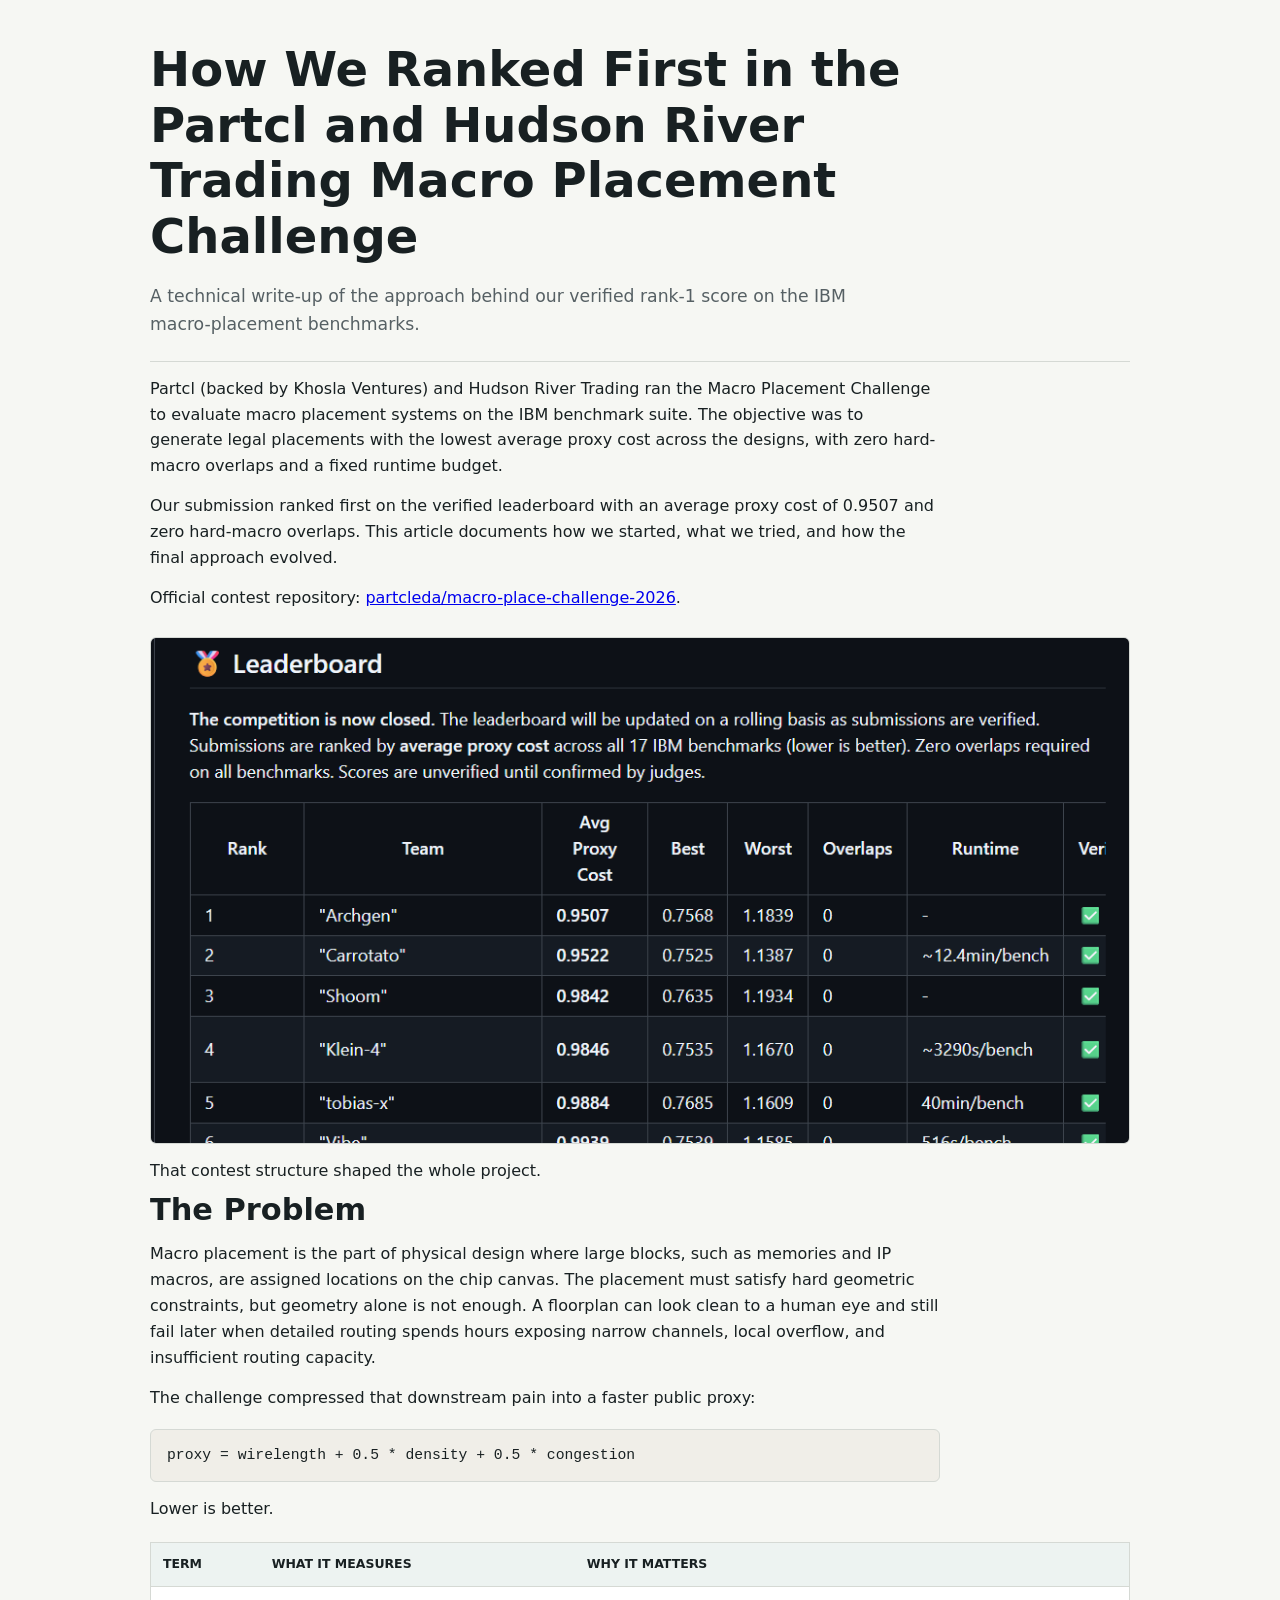
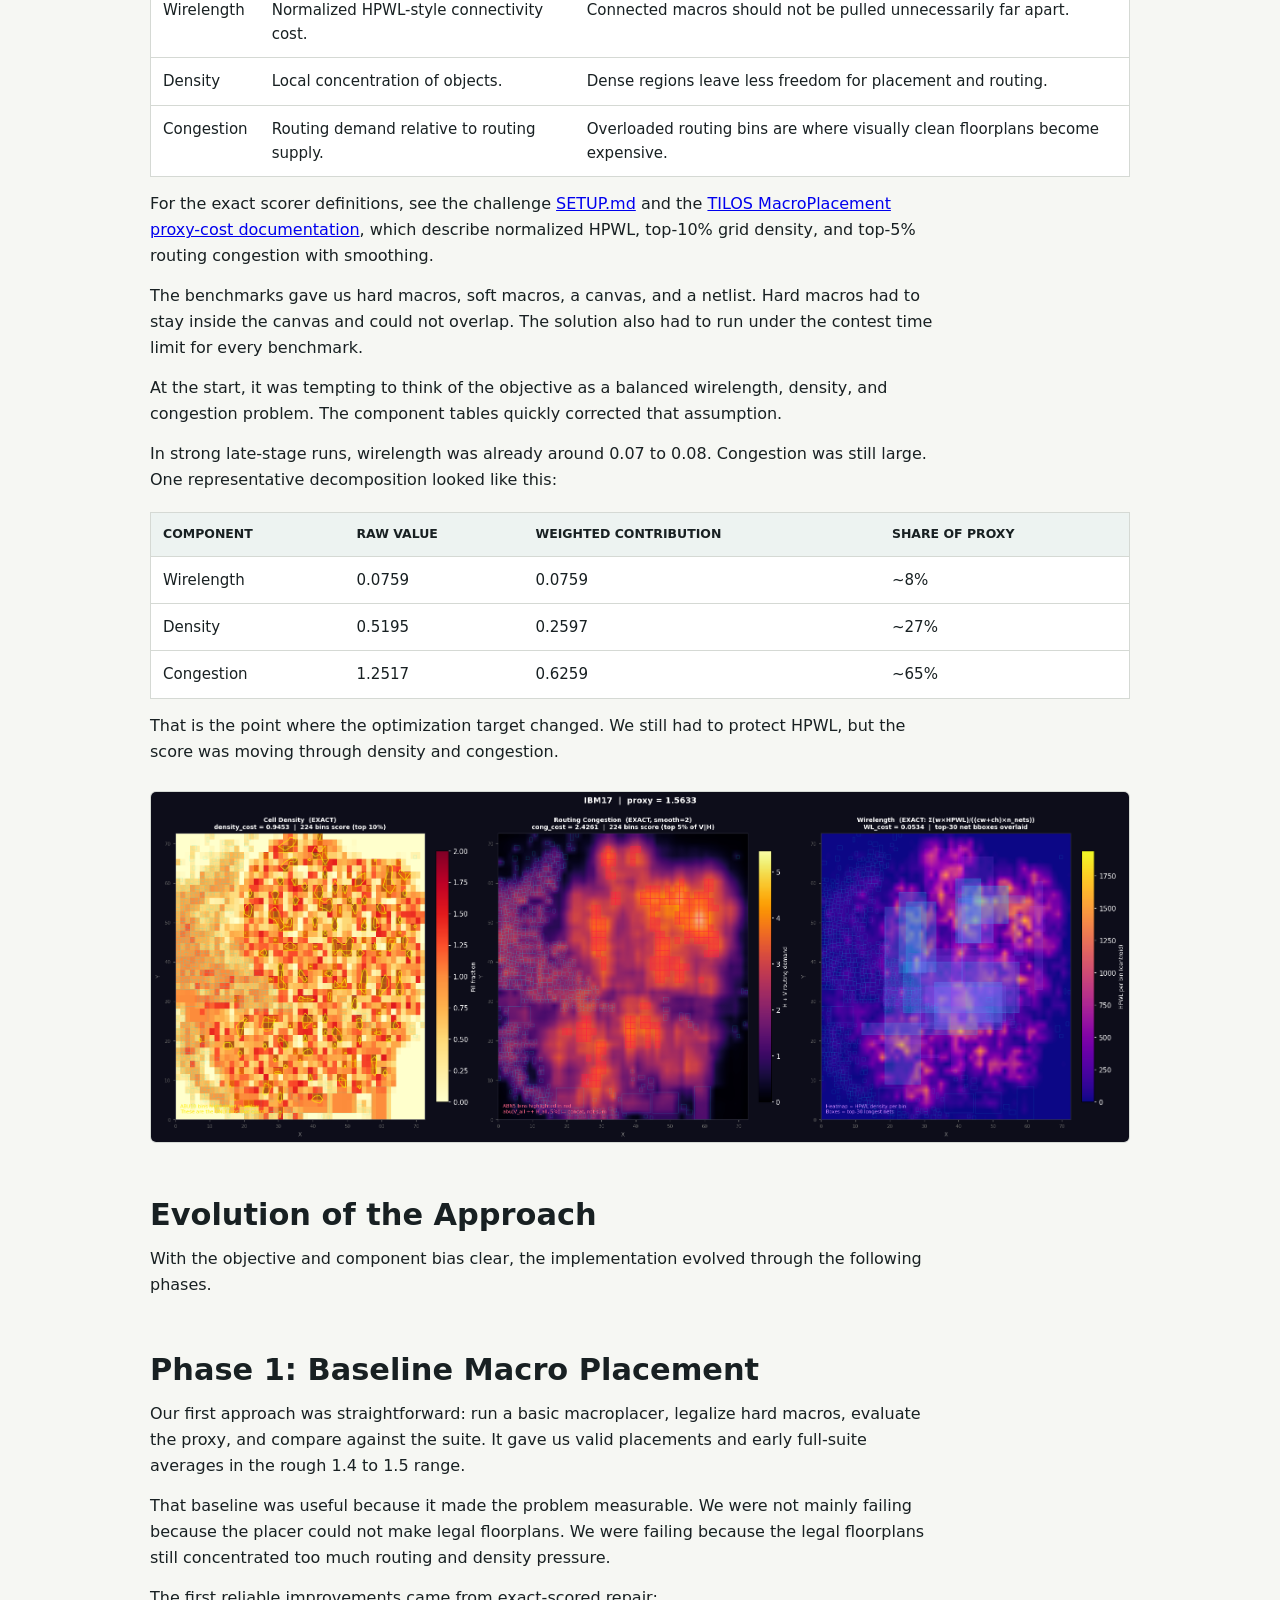
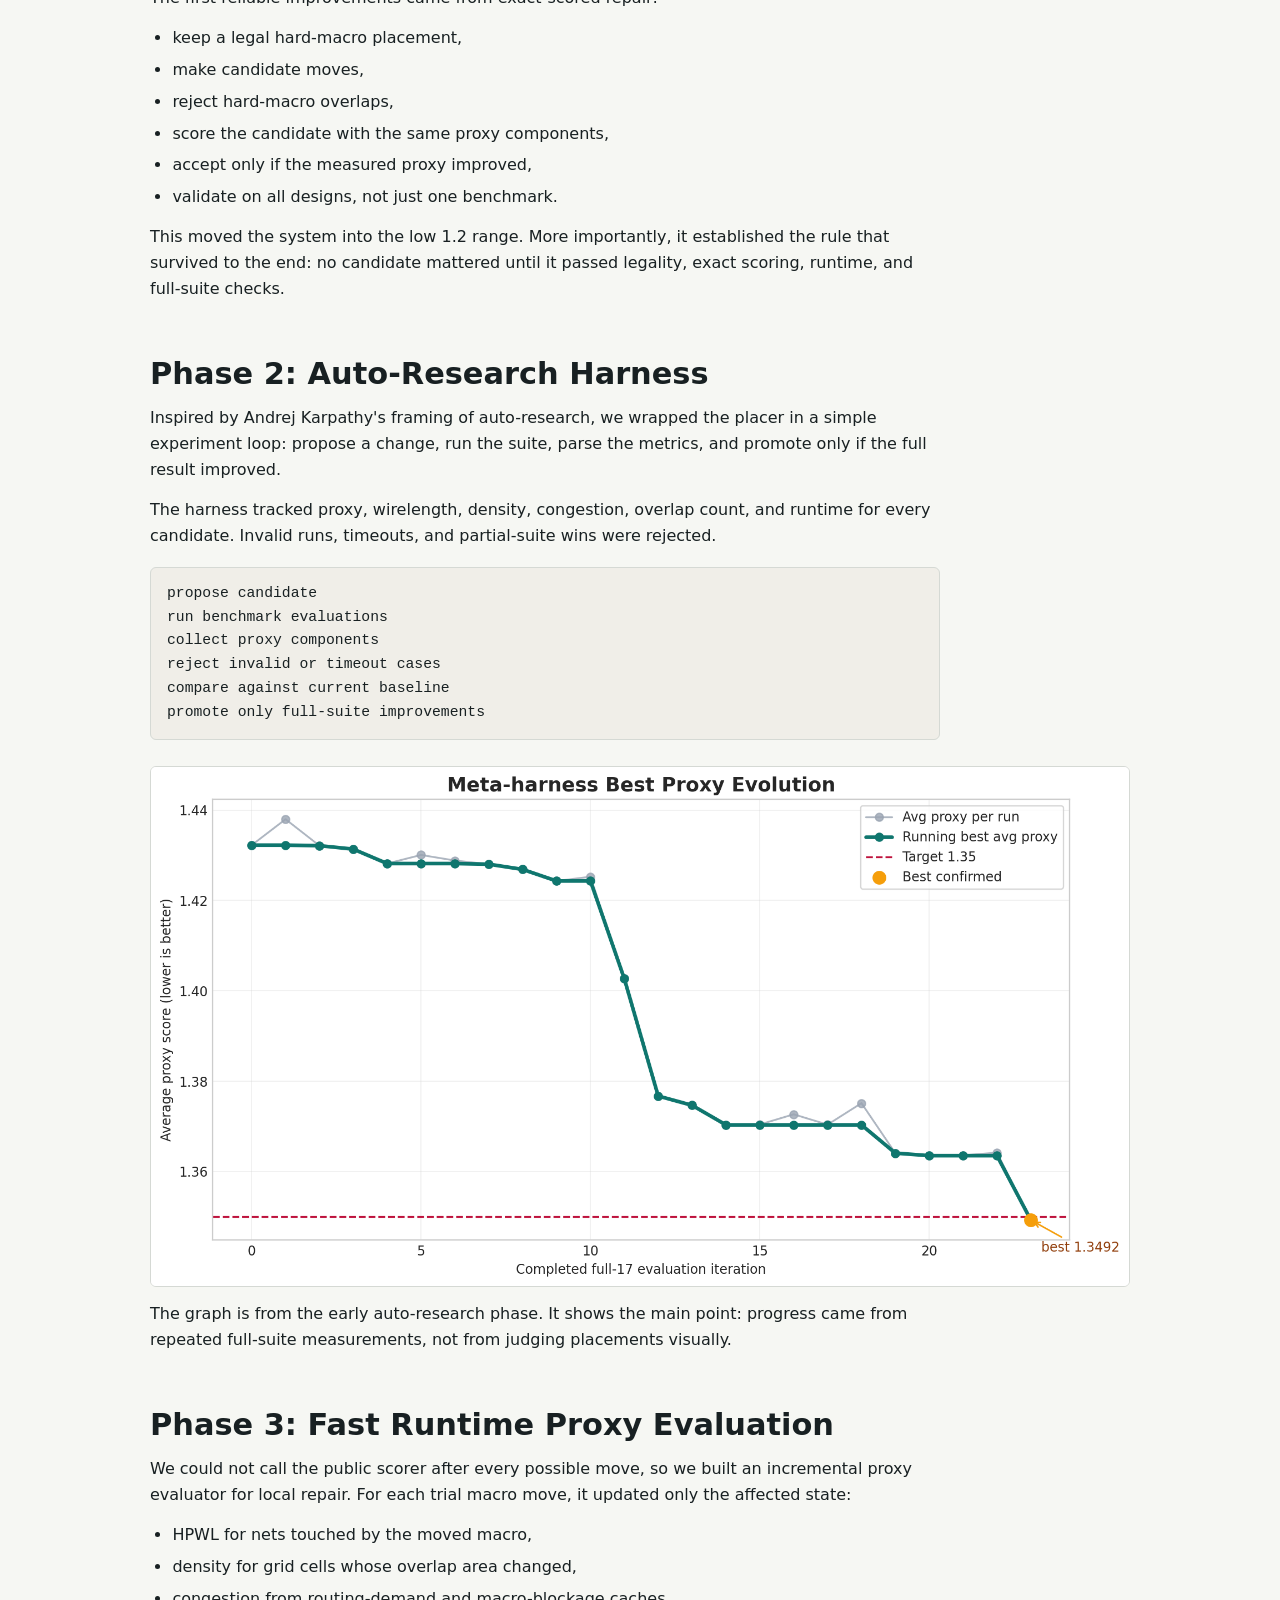
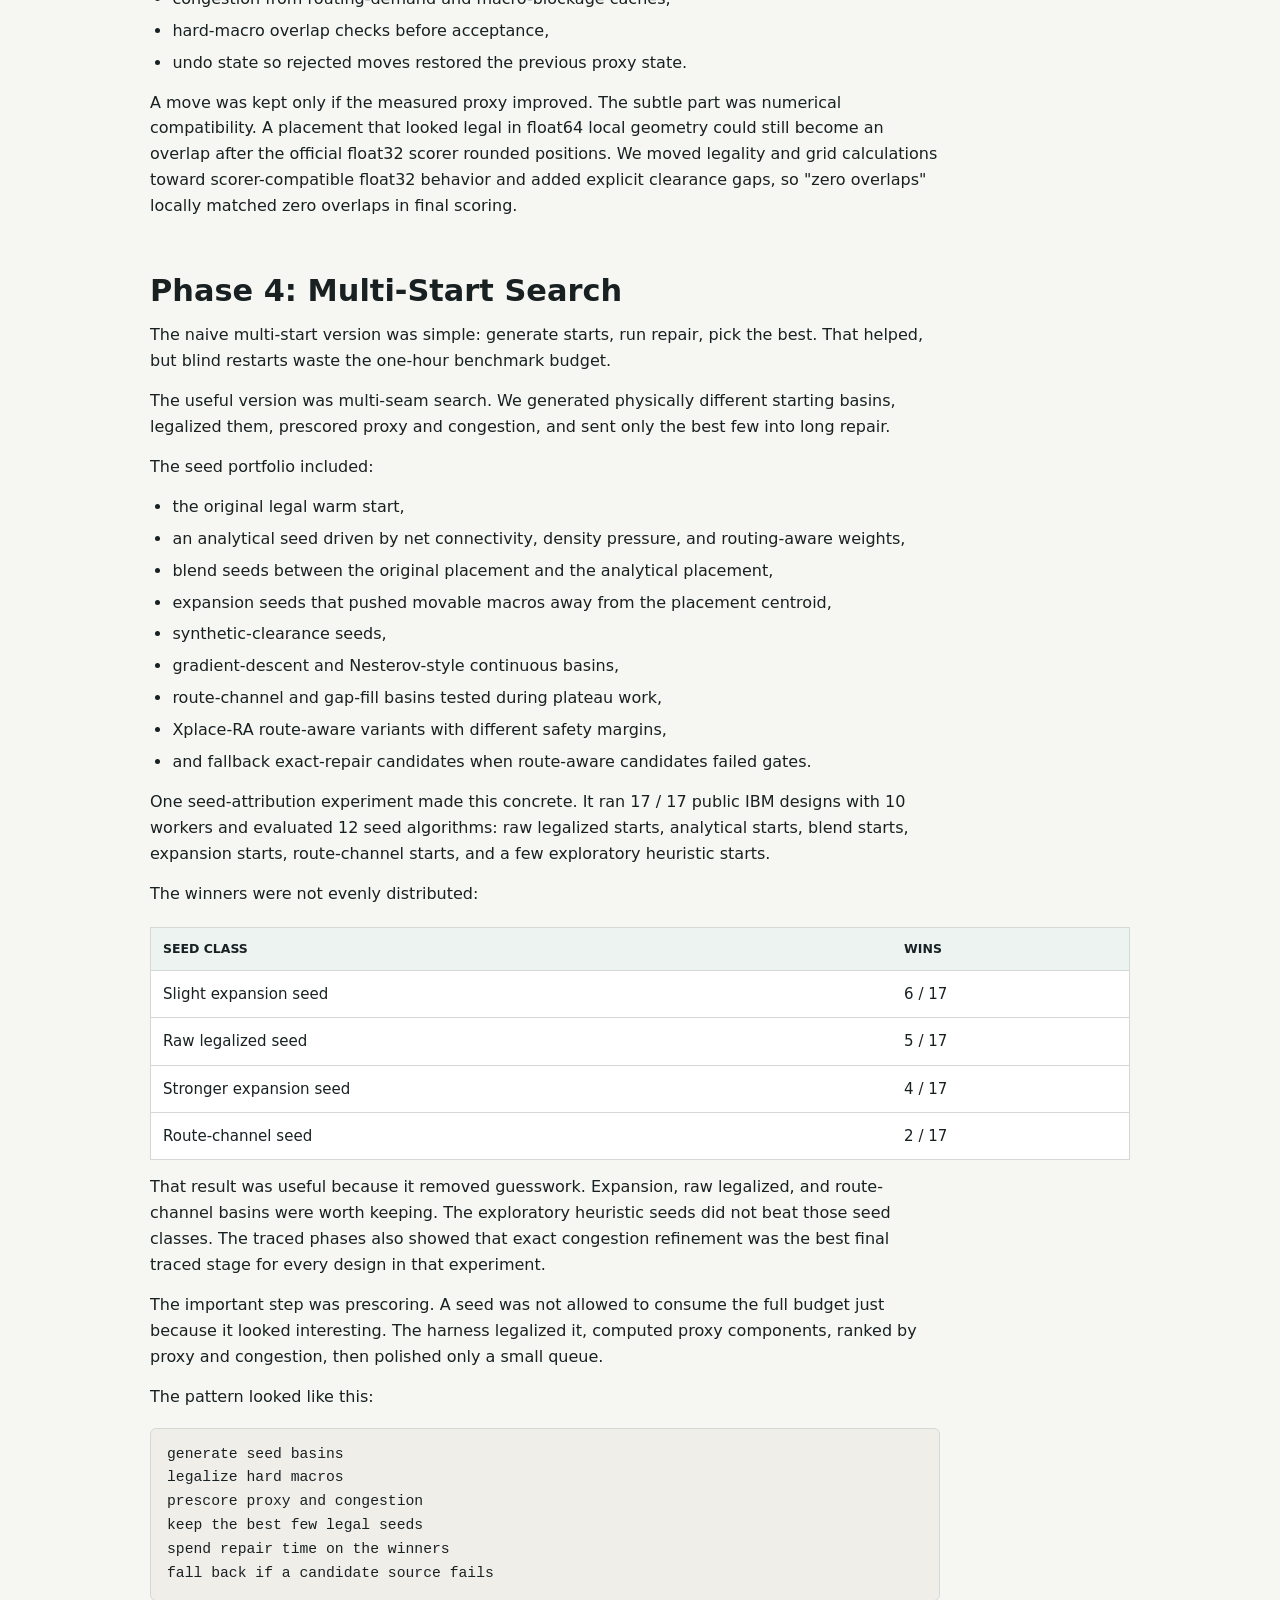
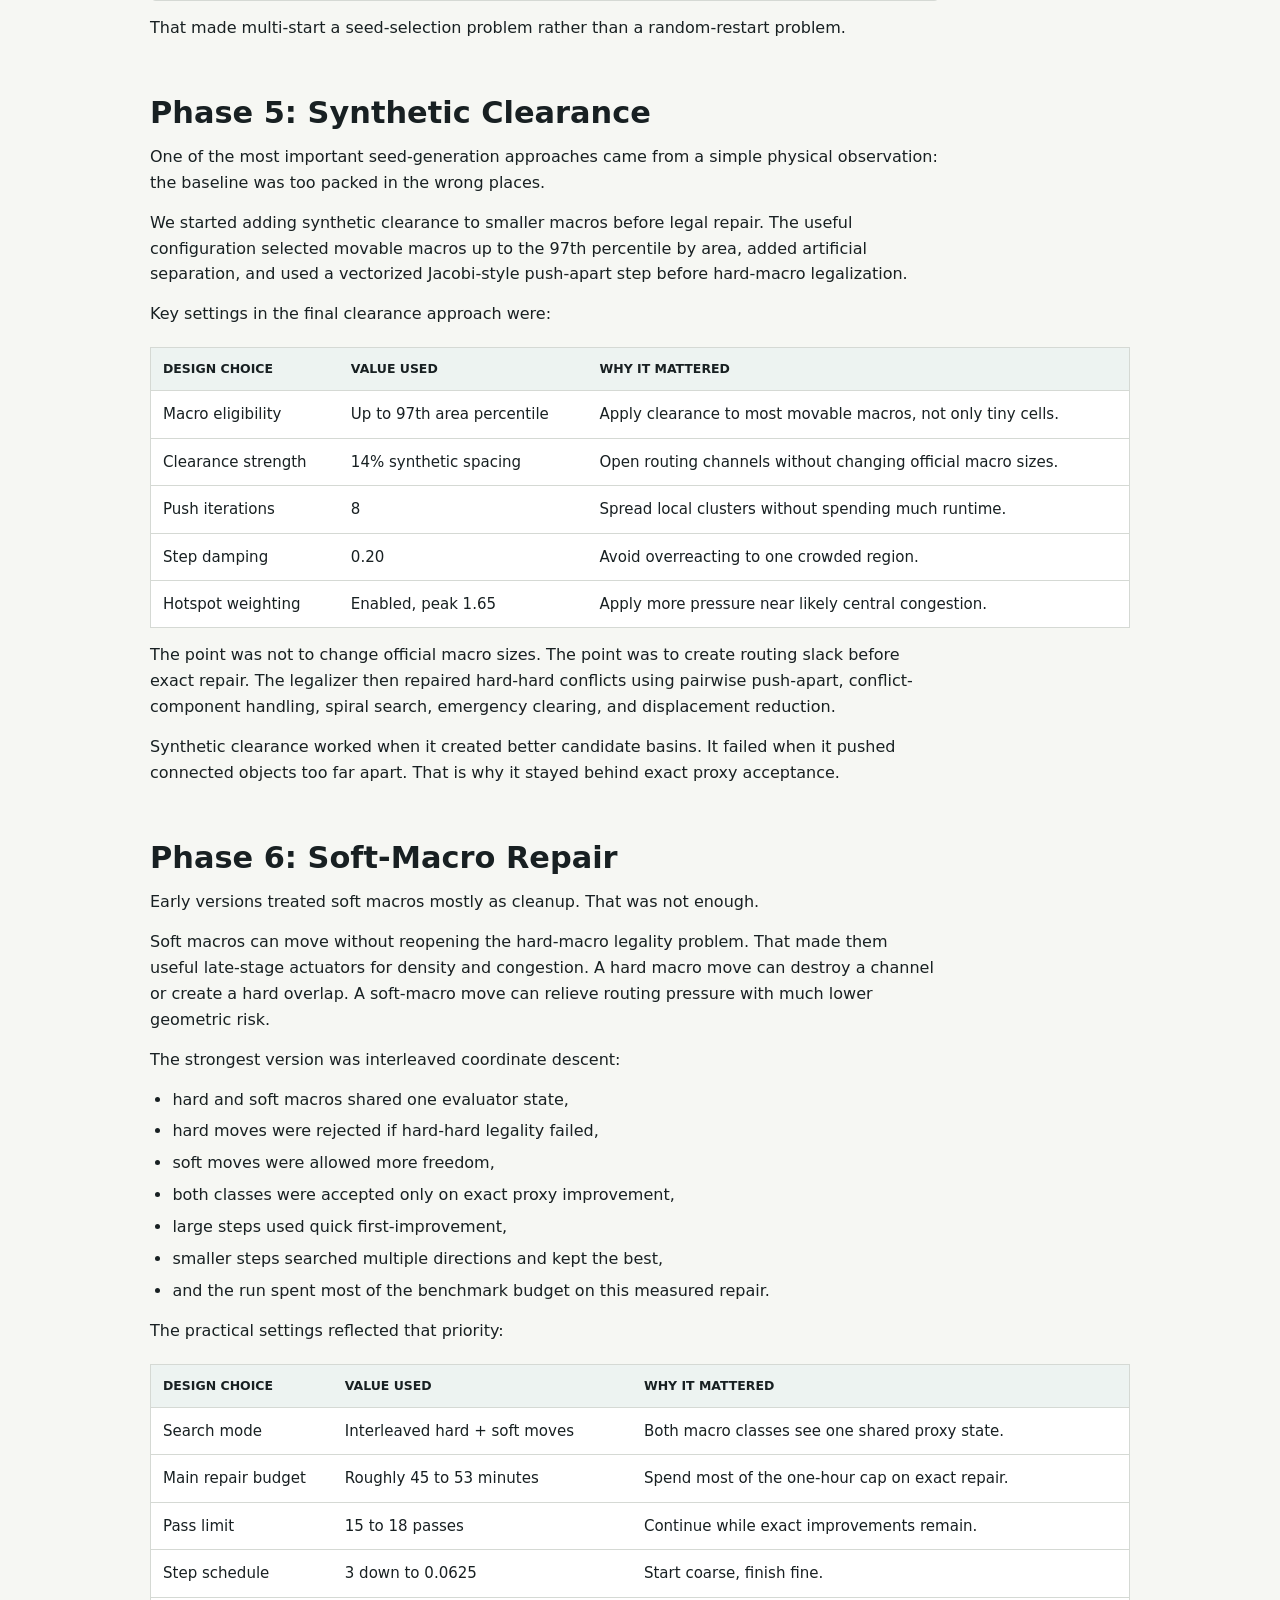
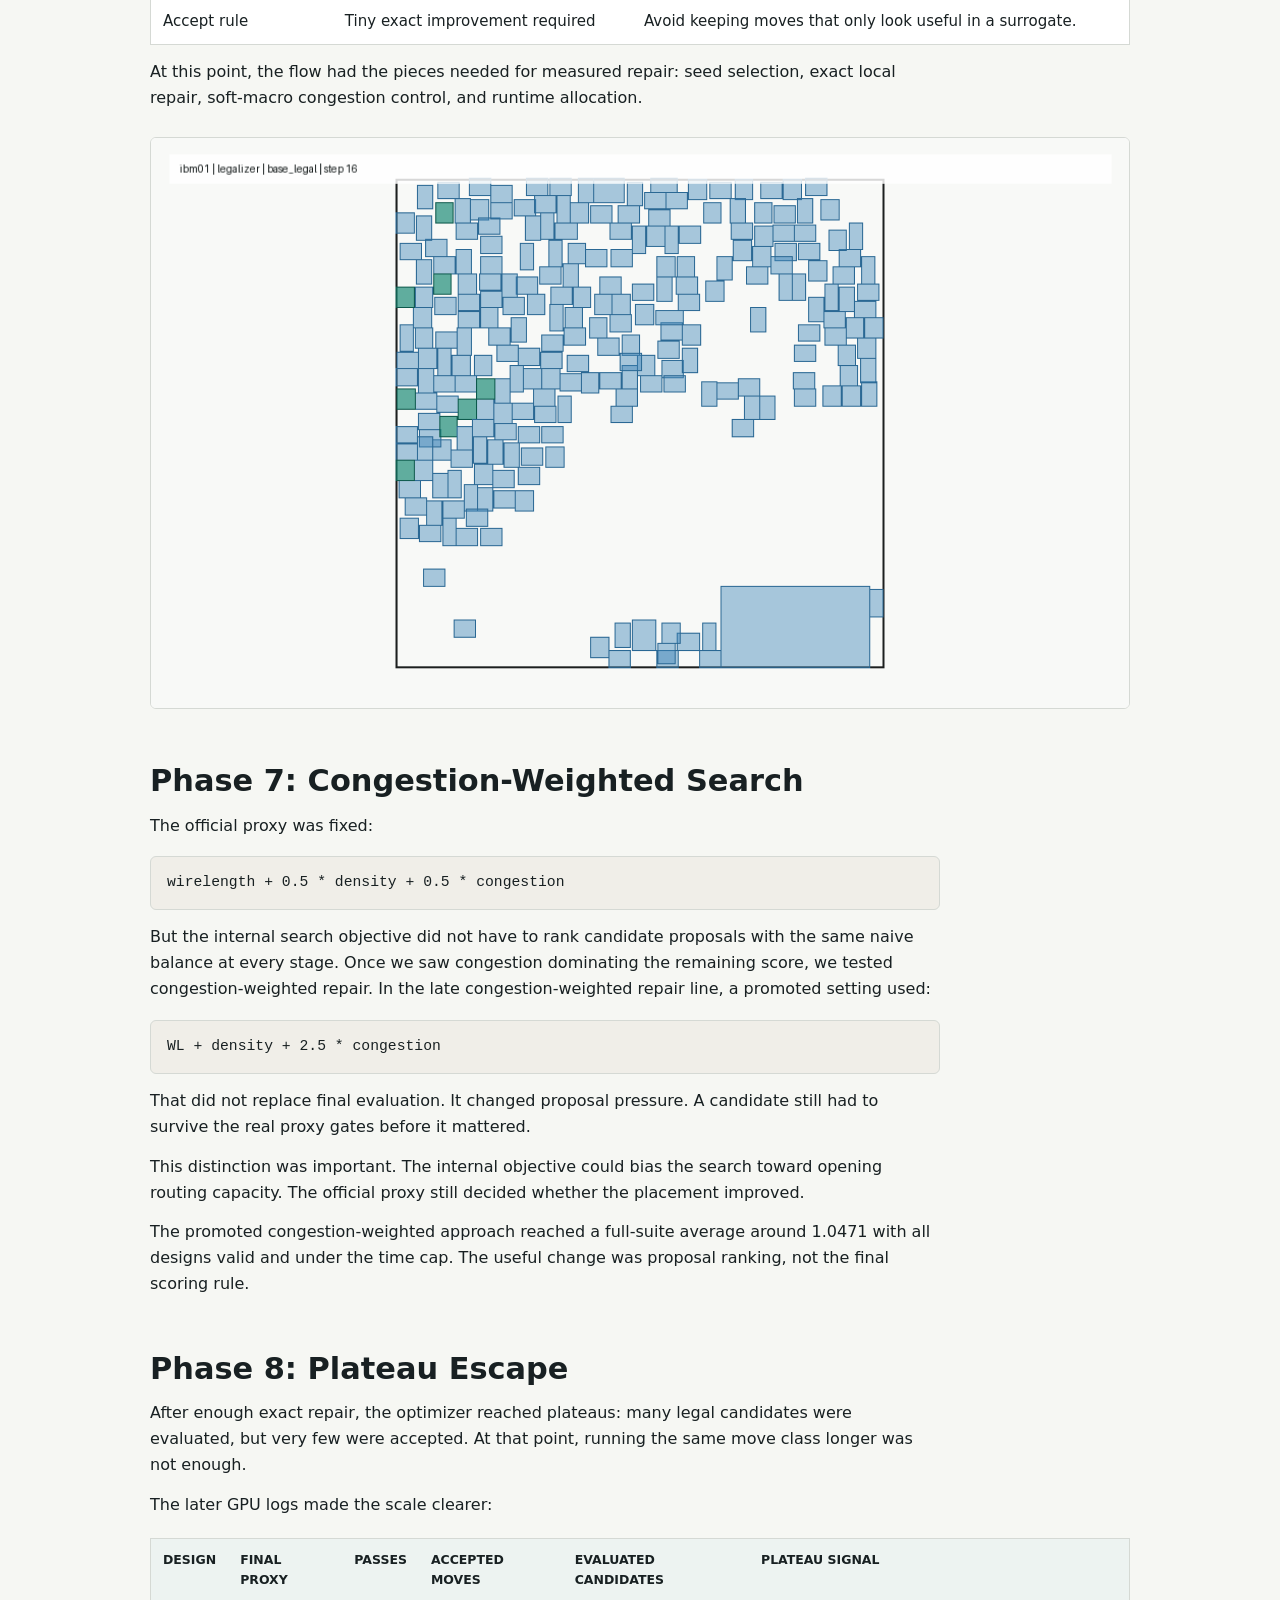
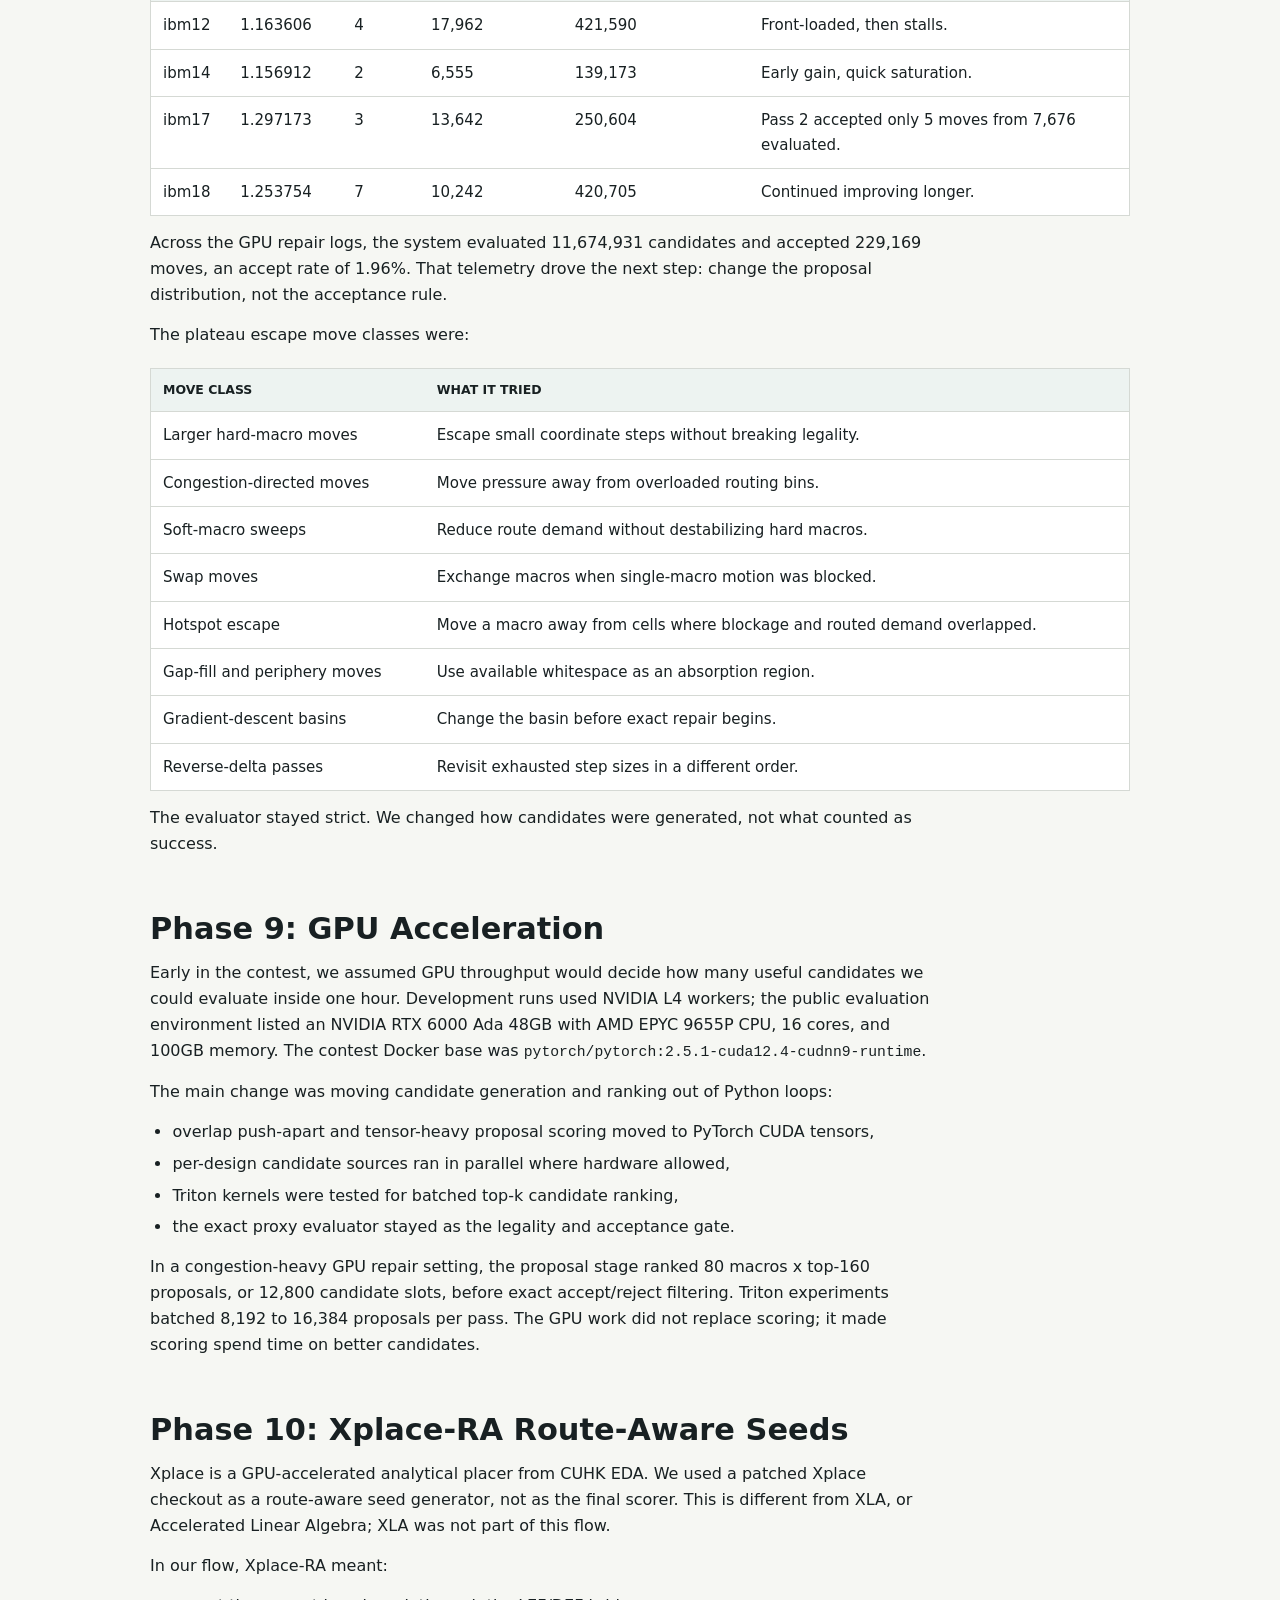
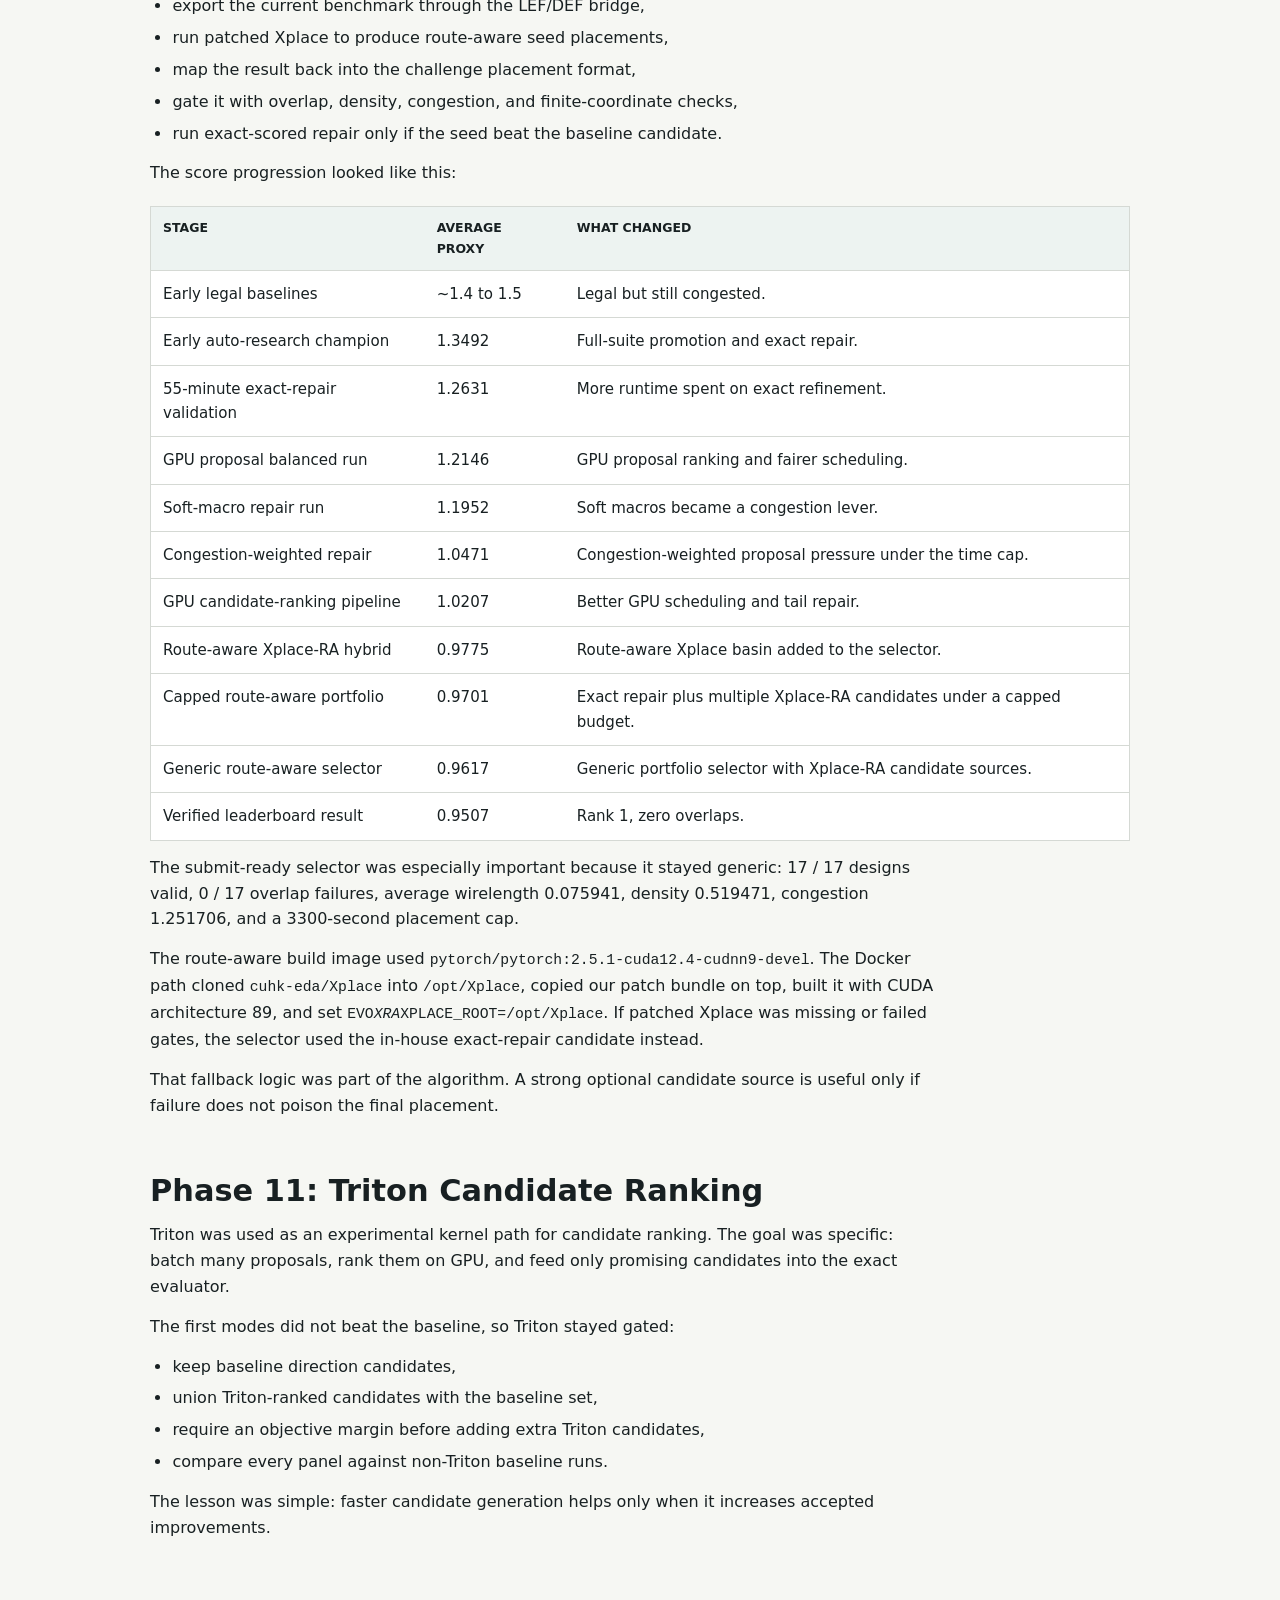
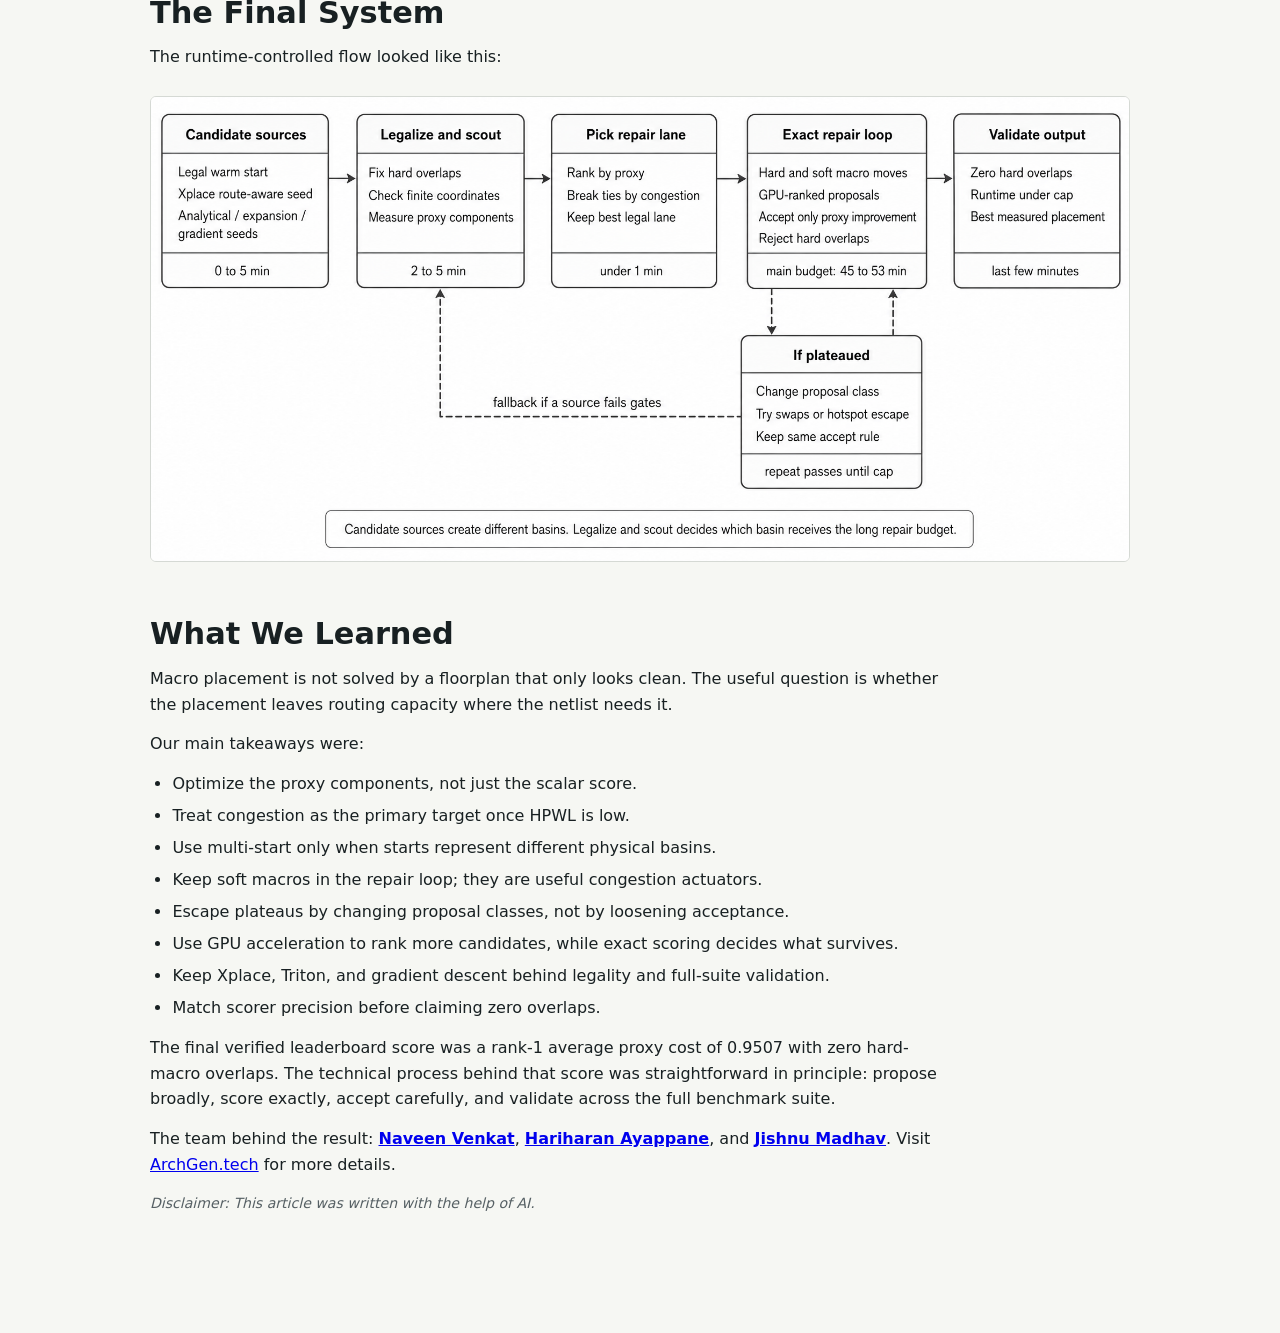
<file: index.html>
<!doctype html>
<html lang="en">
  <head>
    <meta charset="utf-8" />
    <meta name="viewport" content="width=device-width, initial-scale=1" />
    <title>Ranked First in the Partcl and Hudson River Trading Macro Placement Challenge</title>
    <meta
      name="description"
      content="A technical article on ranking first in the Partcl and Hudson River Trading Macro Placement Challenge with exact scoring, auto-research, congestion-first optimization, GPU acceleration, Xplace, and Triton."
    />
    <link rel="icon" href="data:," />
    <link rel="stylesheet" href="styles.css" />
  </head>
  <body>
    <main class="page">
      <header class="article-header">
        <h1 id="article-title">Ranked First in the Partcl and Hudson River Trading Macro Placement Challenge</h1>
        <p class="subhead" id="article-subtitle"></p>
      </header>

      <article id="article-content">
        <p>Loading article...</p>
      </article>
    </main>

    <script>
      const markdownUrl = "article.md?v=linkedin-renderfix";

      function escapeHtml(value) {
        return value
          .replaceAll("&", "&amp;")
          .replaceAll("<", "&lt;")
          .replaceAll(">", "&gt;");
      }

      function slugify(value) {
        return value
          .toLowerCase()
          .replace(/[^a-z0-9]+/g, "-")
          .replace(/^-|-$/g, "");
      }

      function renderInline(value) {
        return escapeHtml(value)
          .replace(/`([^`]+)`/g, "<code>$1</code>")
          .replace(/\*\*([^*]+)\*\*/g, "<strong>$1</strong>")
          .replace(/_([^_]+)_/g, "<em>$1</em>")
          .replace(
            /\[([^\]]+)\]\((https?:\/\/[^)\s]+)\)/g,
            '<a href="$2" target="_blank" rel="noopener noreferrer">$1</a>'
          );
      }

      function imageSrc(src) {
        return src.replace(
          /^D:\/startup\/MP-contest\/docs\/substack_assets\//,
          "substack_assets/"
        );
      }

      function renderMarkdown(markdown) {
        const lines = markdown.split(/\r?\n/);
        const titleLine = lines.find((line) => line.startsWith("# "));
        const subtitleLine = lines.find((line) => /^_.*_$/.test(line.trim()));
        const title = titleLine ? titleLine.replace(/^#\s+/, "").trim() : "Article";
        const subtitle = subtitleLine
          ? subtitleLine.trim().replace(/^_/, "").replace(/_$/, "")
          : "";
        const bodyLines = lines.slice(4);

        document.title = title;
        document.getElementById("article-title").textContent = title;
        document.getElementById("article-subtitle").textContent = subtitle;

        const blocks = [];
        let index = 0;

        while (index < bodyLines.length) {
          const line = bodyLines[index];

          if (!line.trim()) {
            index += 1;
            continue;
          }

          if (line.startsWith("## ")) {
            const text = line.replace(/^##\s+/, "").trim();
            blocks.push(`<section id="${slugify(text)}"><h2>${renderInline(text)}</h2>`);
            index += 1;
            continue;
          }

          if (line.startsWith("```")) {
            const codeLines = [];
            index += 1;
            while (index < bodyLines.length && !bodyLines[index].startsWith("```")) {
              codeLines.push(bodyLines[index]);
              index += 1;
            }
            if (index < bodyLines.length) index += 1;
            blocks.push(`<pre><code>${escapeHtml(codeLines.join("\n"))}</code></pre>`);
            continue;
          }

          if (/^!\[/.test(line)) {
            const match = line.match(/^!\[([^\]]*)\]\(([^)]+)\)/);
            if (match) {
              blocks.push(
                `<figure><img src="${imageSrc(match[2])}" alt="${escapeHtml(match[1])}" /></figure>`
              );
            }
            index += 1;
            continue;
          }

          if (
            line.includes("|") &&
            index + 1 < bodyLines.length &&
            /^\s*\|?\s*:?-{3,}/.test(bodyLines[index + 1])
          ) {
            const rows = [];
            while (
              index < bodyLines.length &&
              bodyLines[index].includes("|") &&
              bodyLines[index].trim()
            ) {
              rows.push(bodyLines[index]);
              index += 1;
            }
            const cells = rows.map((row) =>
              row
                .trim()
                .replace(/^\|/, "")
                .replace(/\|$/, "")
                .split("|")
                .map((cell) => cell.trim())
            );
            const header = cells[0] || [];
            const body = cells.slice(2);
            blocks.push(
              `<table><thead><tr>${header
                .map((cell) => `<th>${renderInline(cell)}</th>`)
                .join("")}</tr></thead><tbody>${body
                .map(
                  (row) =>
                    `<tr>${row
                      .map((cell) => `<td>${renderInline(cell)}</td>`)
                      .join("")}</tr>`
                )
                .join("")}</tbody></table>`
            );
            continue;
          }

          if (/^-\s+/.test(line)) {
            const items = [];
            while (index < bodyLines.length && /^-\s+/.test(bodyLines[index])) {
              items.push(bodyLines[index].replace(/^-\s+/, "").trim());
              index += 1;
            }
            blocks.push(`<ul>${items.map((item) => `<li>${renderInline(item)}</li>`).join("")}</ul>`);
            continue;
          }

          if (/^\d+\.\s+/.test(line)) {
            const items = [];
            while (index < bodyLines.length && /^\d+\.\s+/.test(bodyLines[index])) {
              items.push(bodyLines[index].replace(/^\d+\.\s+/, "").trim());
              index += 1;
            }
            blocks.push(`<ol>${items.map((item) => `<li>${renderInline(item)}</li>`).join("")}</ol>`);
            continue;
          }

          const paragraph = [];
          while (
            index < bodyLines.length &&
            bodyLines[index].trim() &&
            !bodyLines[index].startsWith("## ") &&
            !bodyLines[index].startsWith("```") &&
            !/^!\[/.test(bodyLines[index]) &&
            !/^-\s+/.test(bodyLines[index]) &&
            !/^\d+\.\s+/.test(bodyLines[index]) &&
            !(
              bodyLines[index].includes("|") &&
              index + 1 < bodyLines.length &&
              /^\s*\|?\s*:?-{3,}/.test(bodyLines[index + 1])
            )
          ) {
            paragraph.push(bodyLines[index].trim());
            index += 1;
          }
          const paragraphText = paragraph.join(" ");
          const paragraphClass = paragraphText.includes("Disclaimer:") ? ' class="disclaimer"' : "";
          blocks.push(`<p${paragraphClass}>${renderInline(paragraphText)}</p>`);
        }

        return blocks.join("\n").replace(/\n<section /g, "\n</section>\n<section ") + "\n</section>";
      }

      fetch(markdownUrl)
        .then((response) => {
          if (!response.ok) throw new Error(`Unable to load article: ${response.status}`);
          return response.text();
        })
        .then((markdown) => {
          document.getElementById("article-content").innerHTML = renderMarkdown(markdown);
        })
        .catch((error) => {
          document.getElementById("article-content").innerHTML =
            `<p class="error">${escapeHtml(error.message)}</p>`;
        });
    </script>
  </body>
</html>
</file>
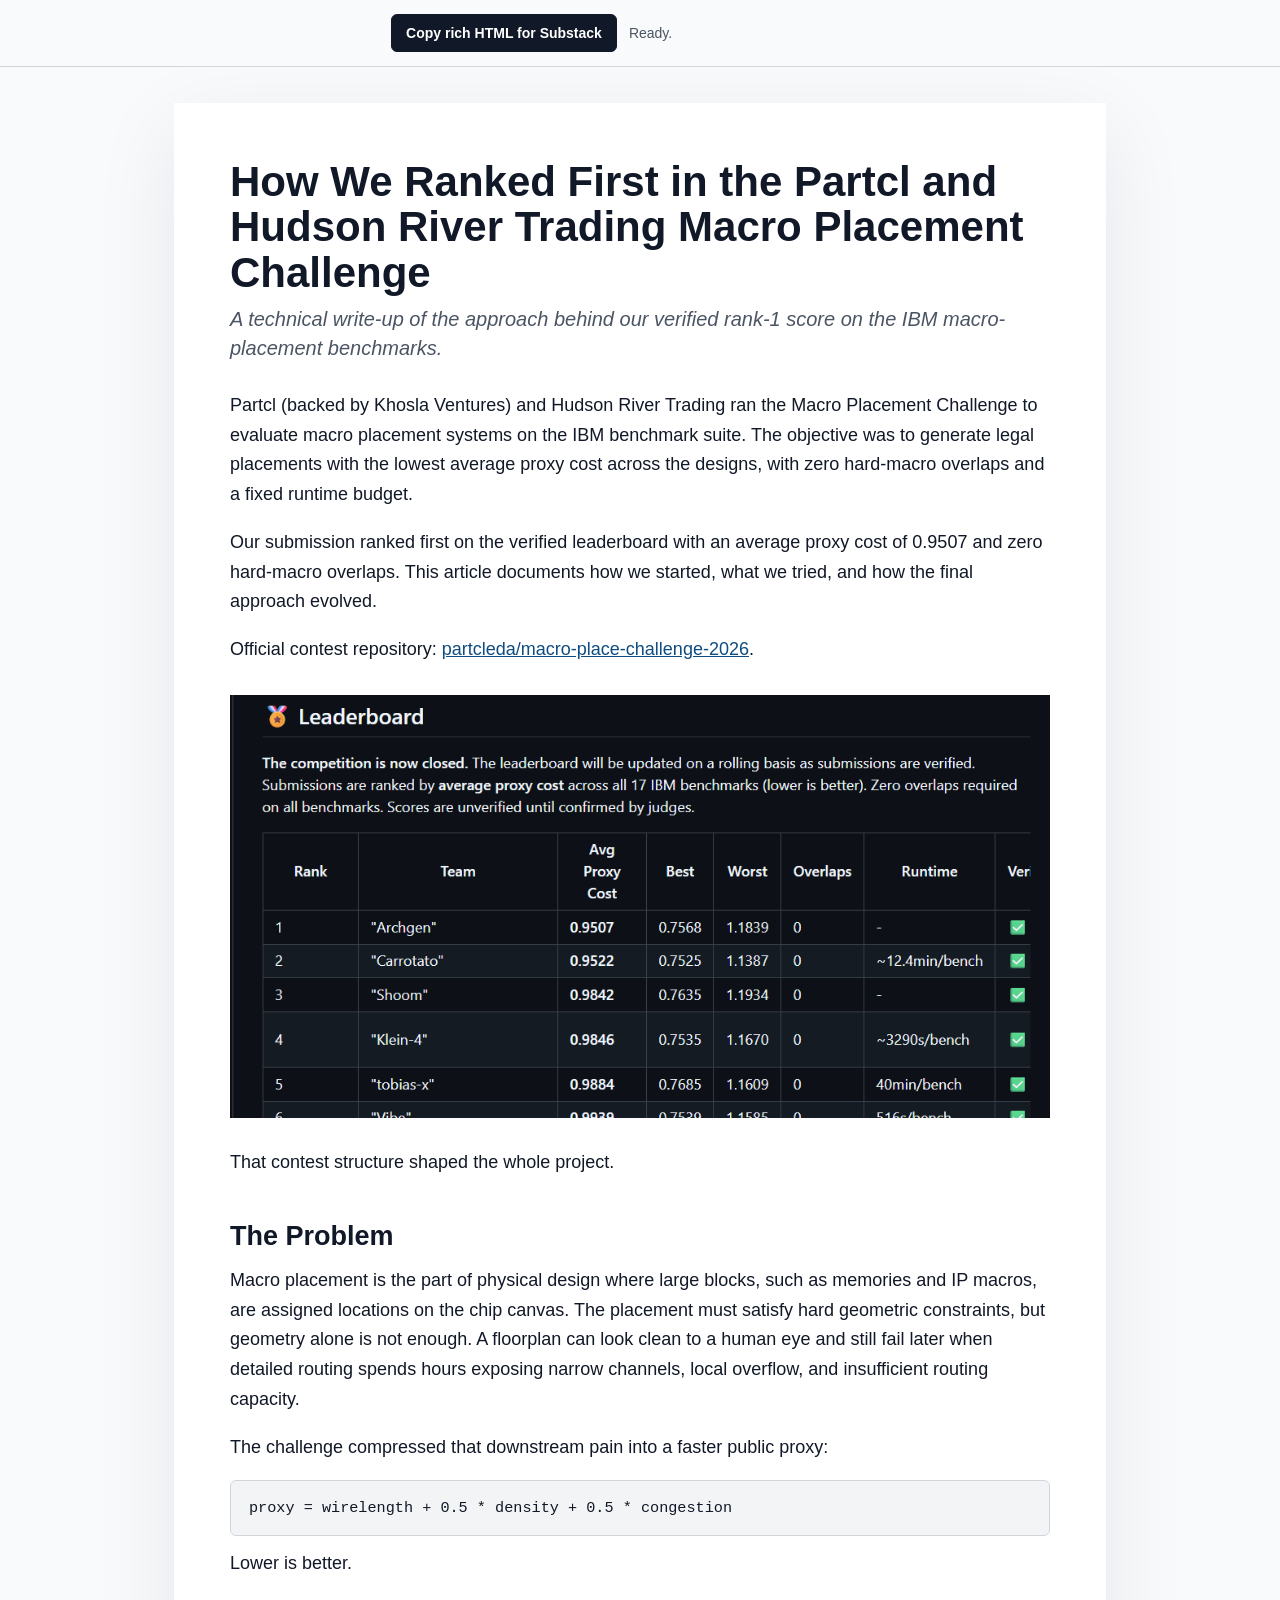
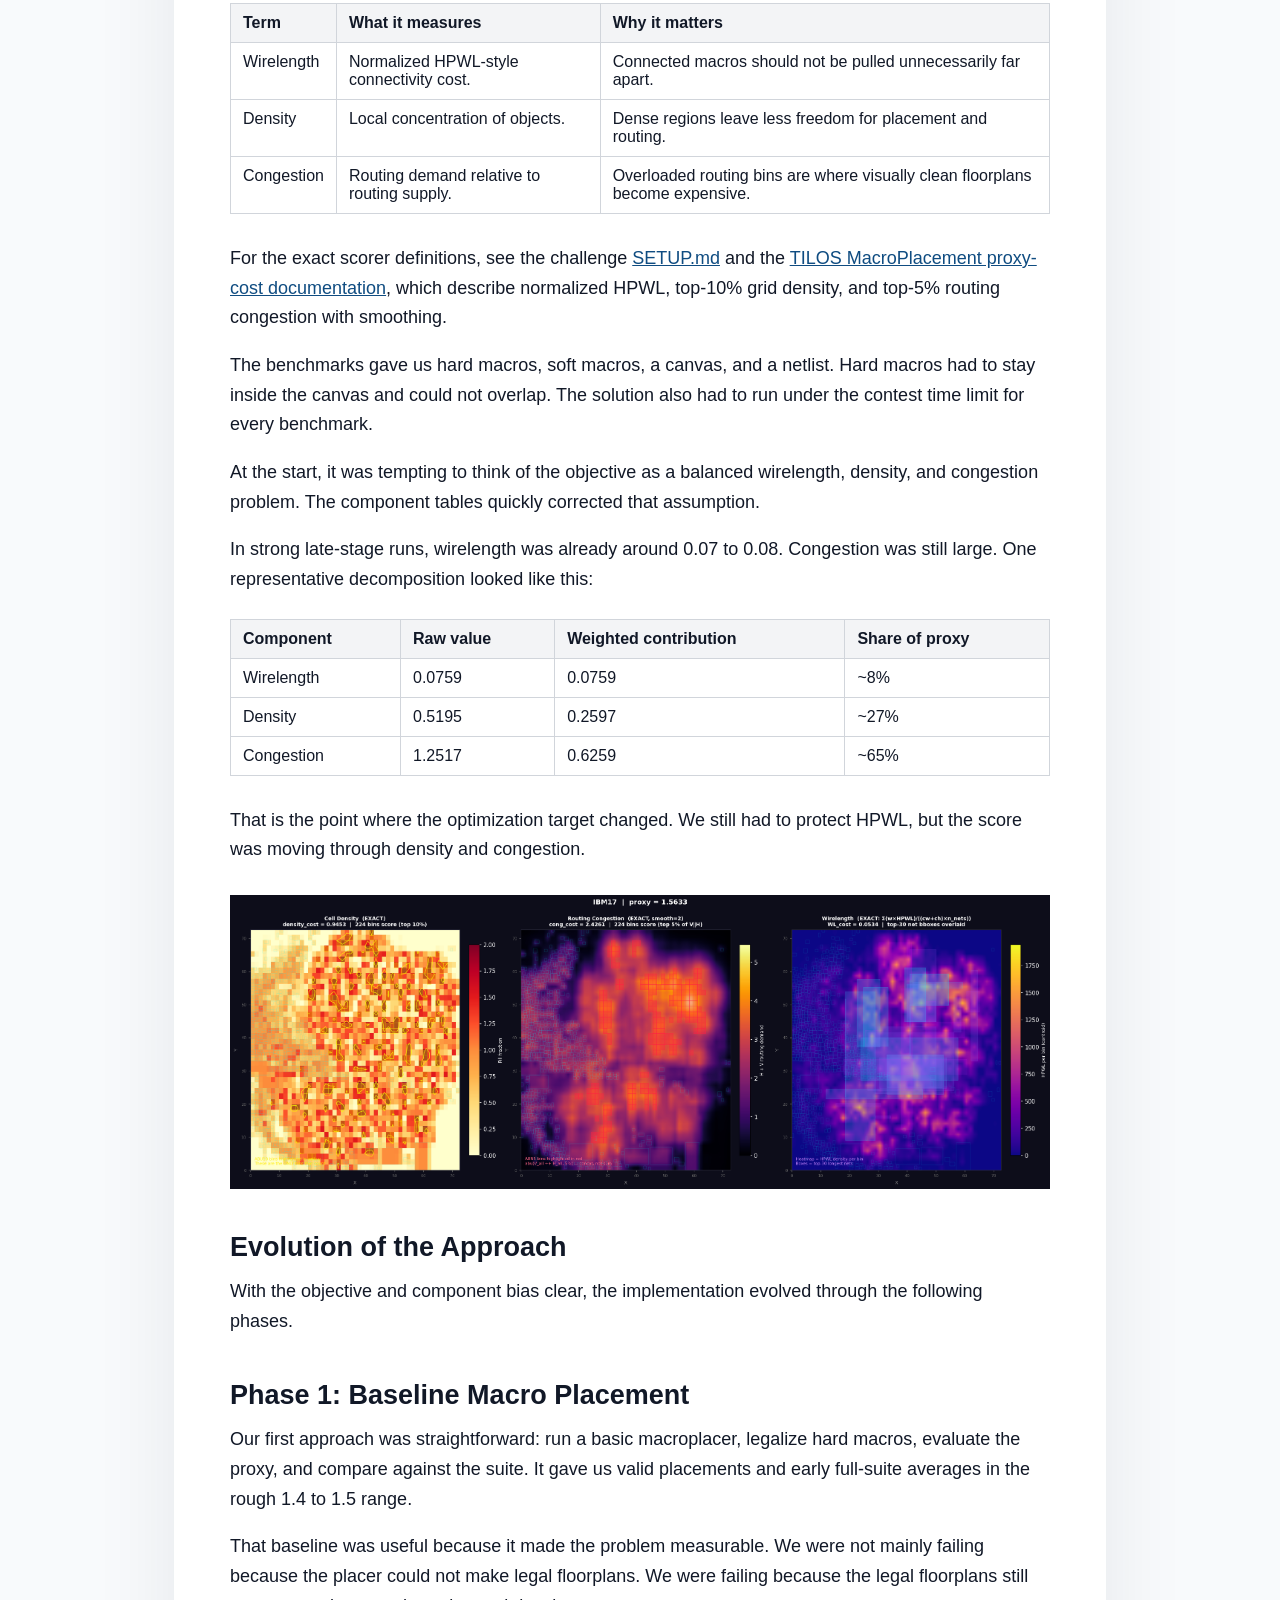
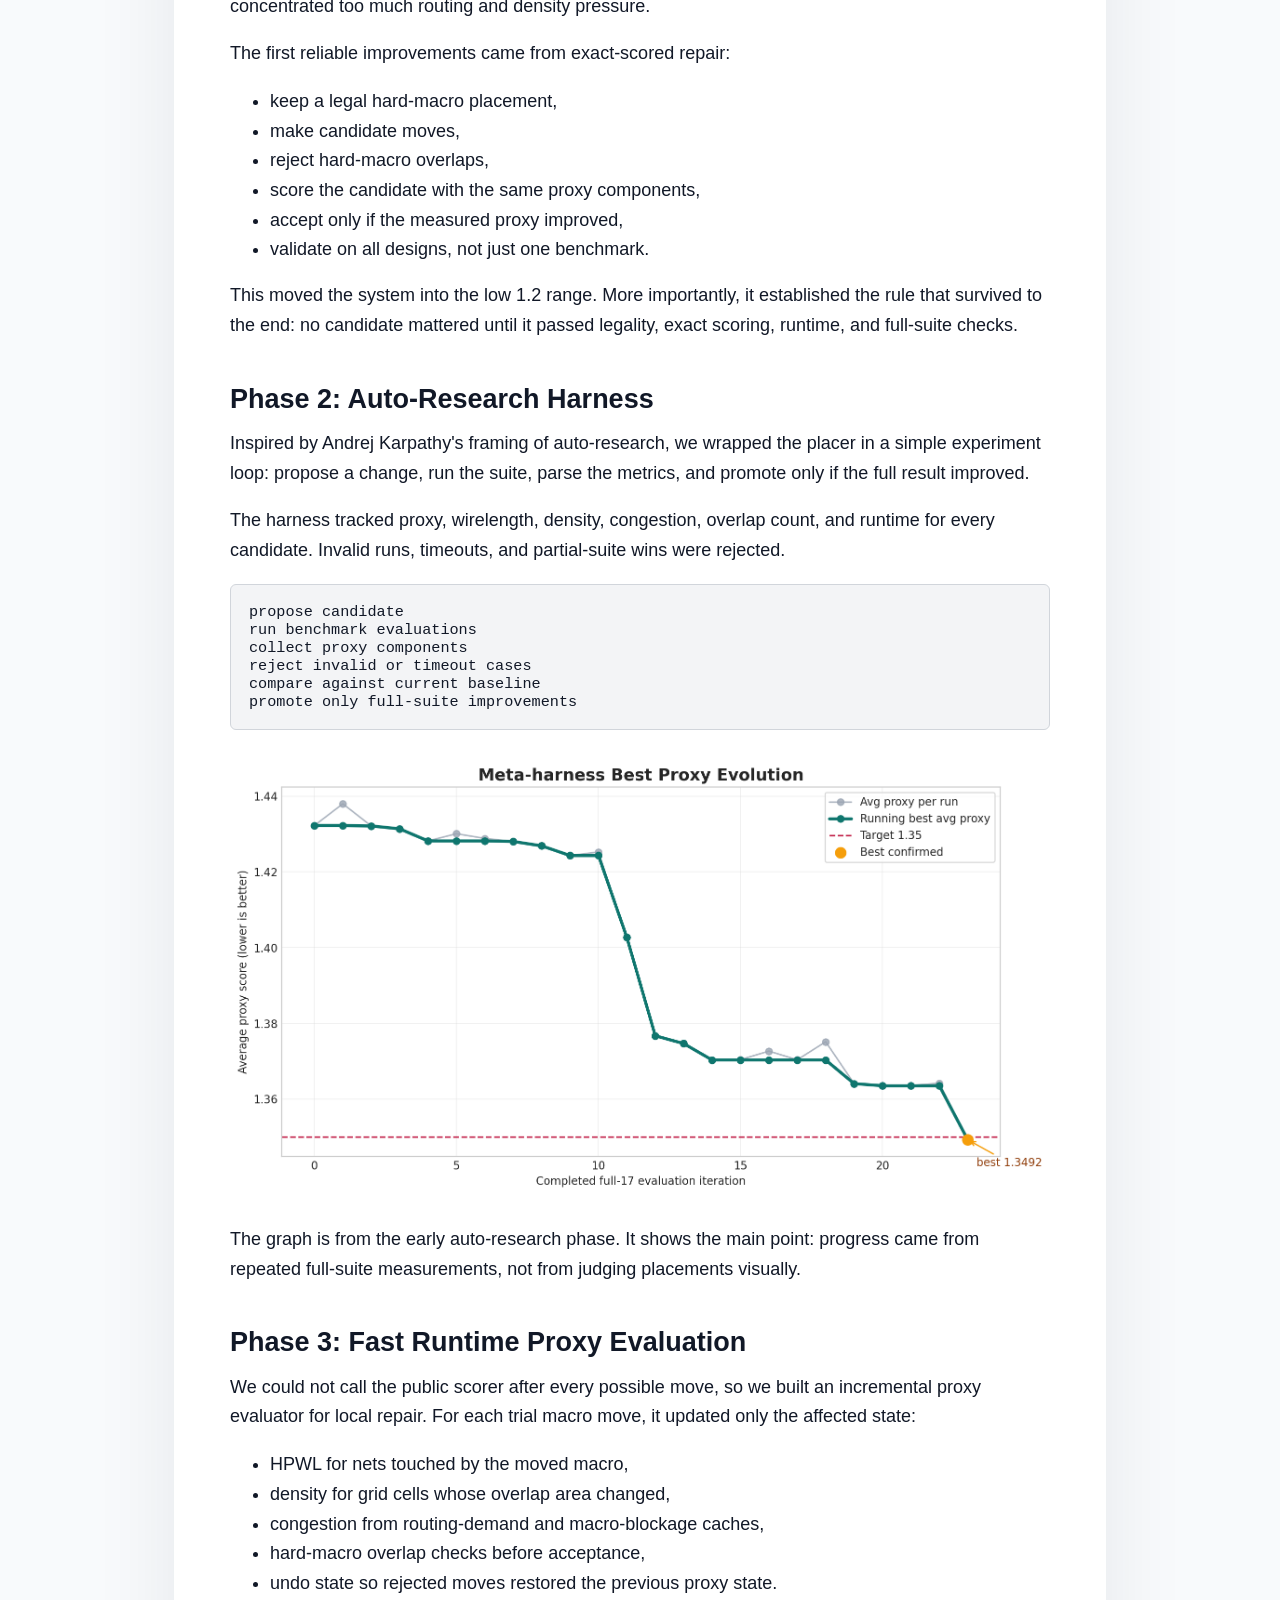
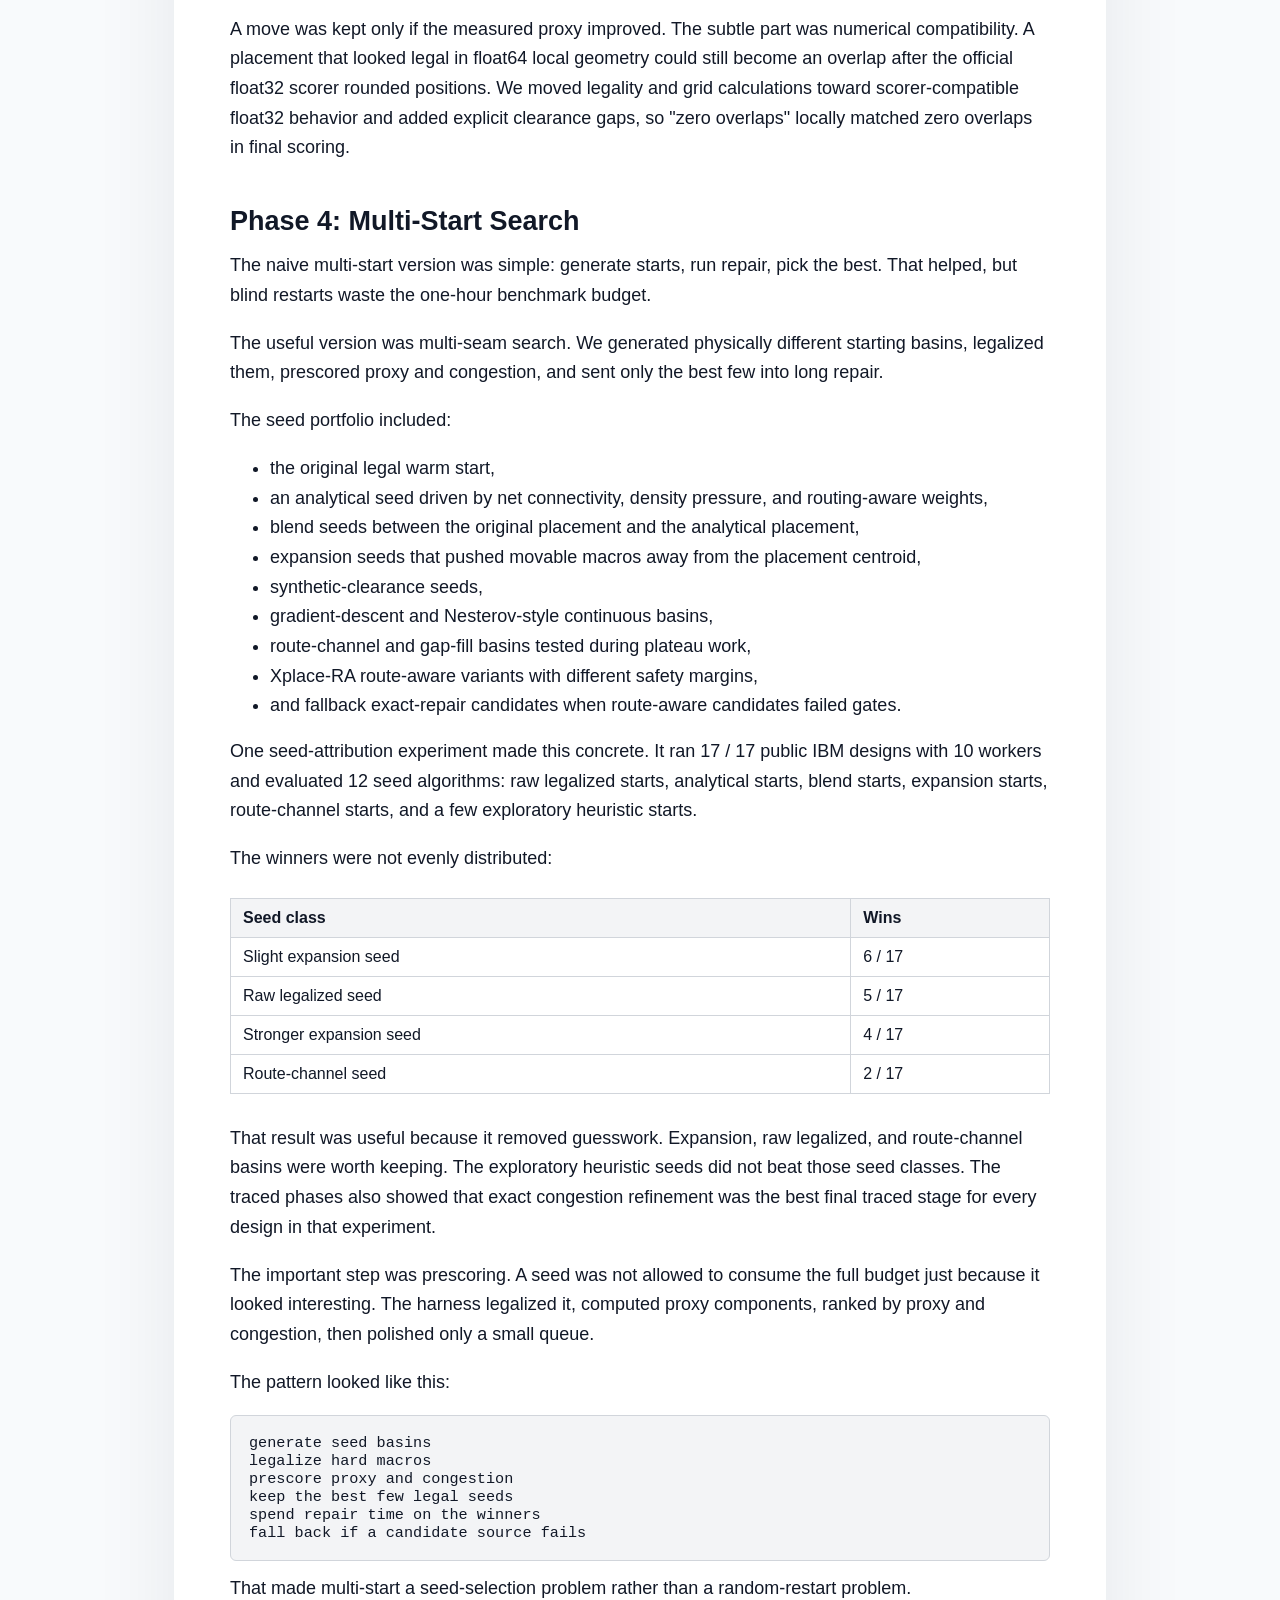
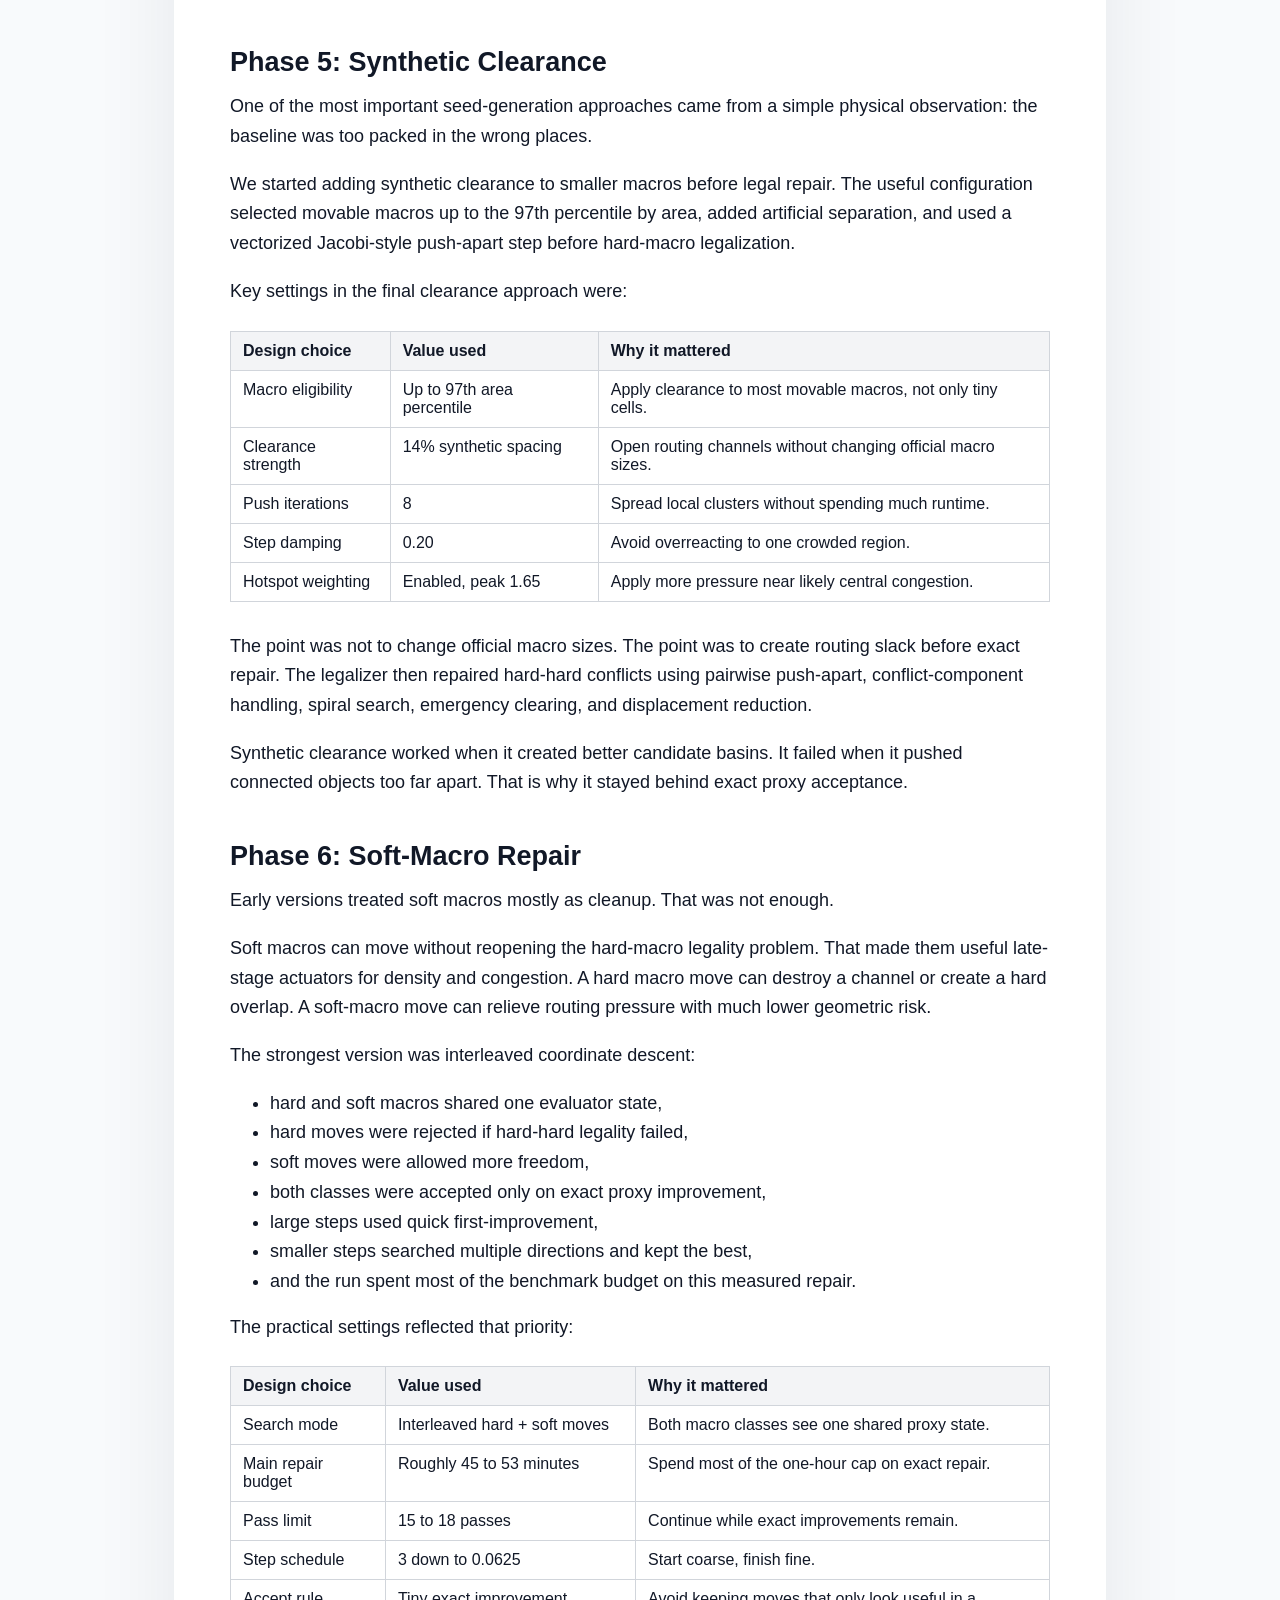
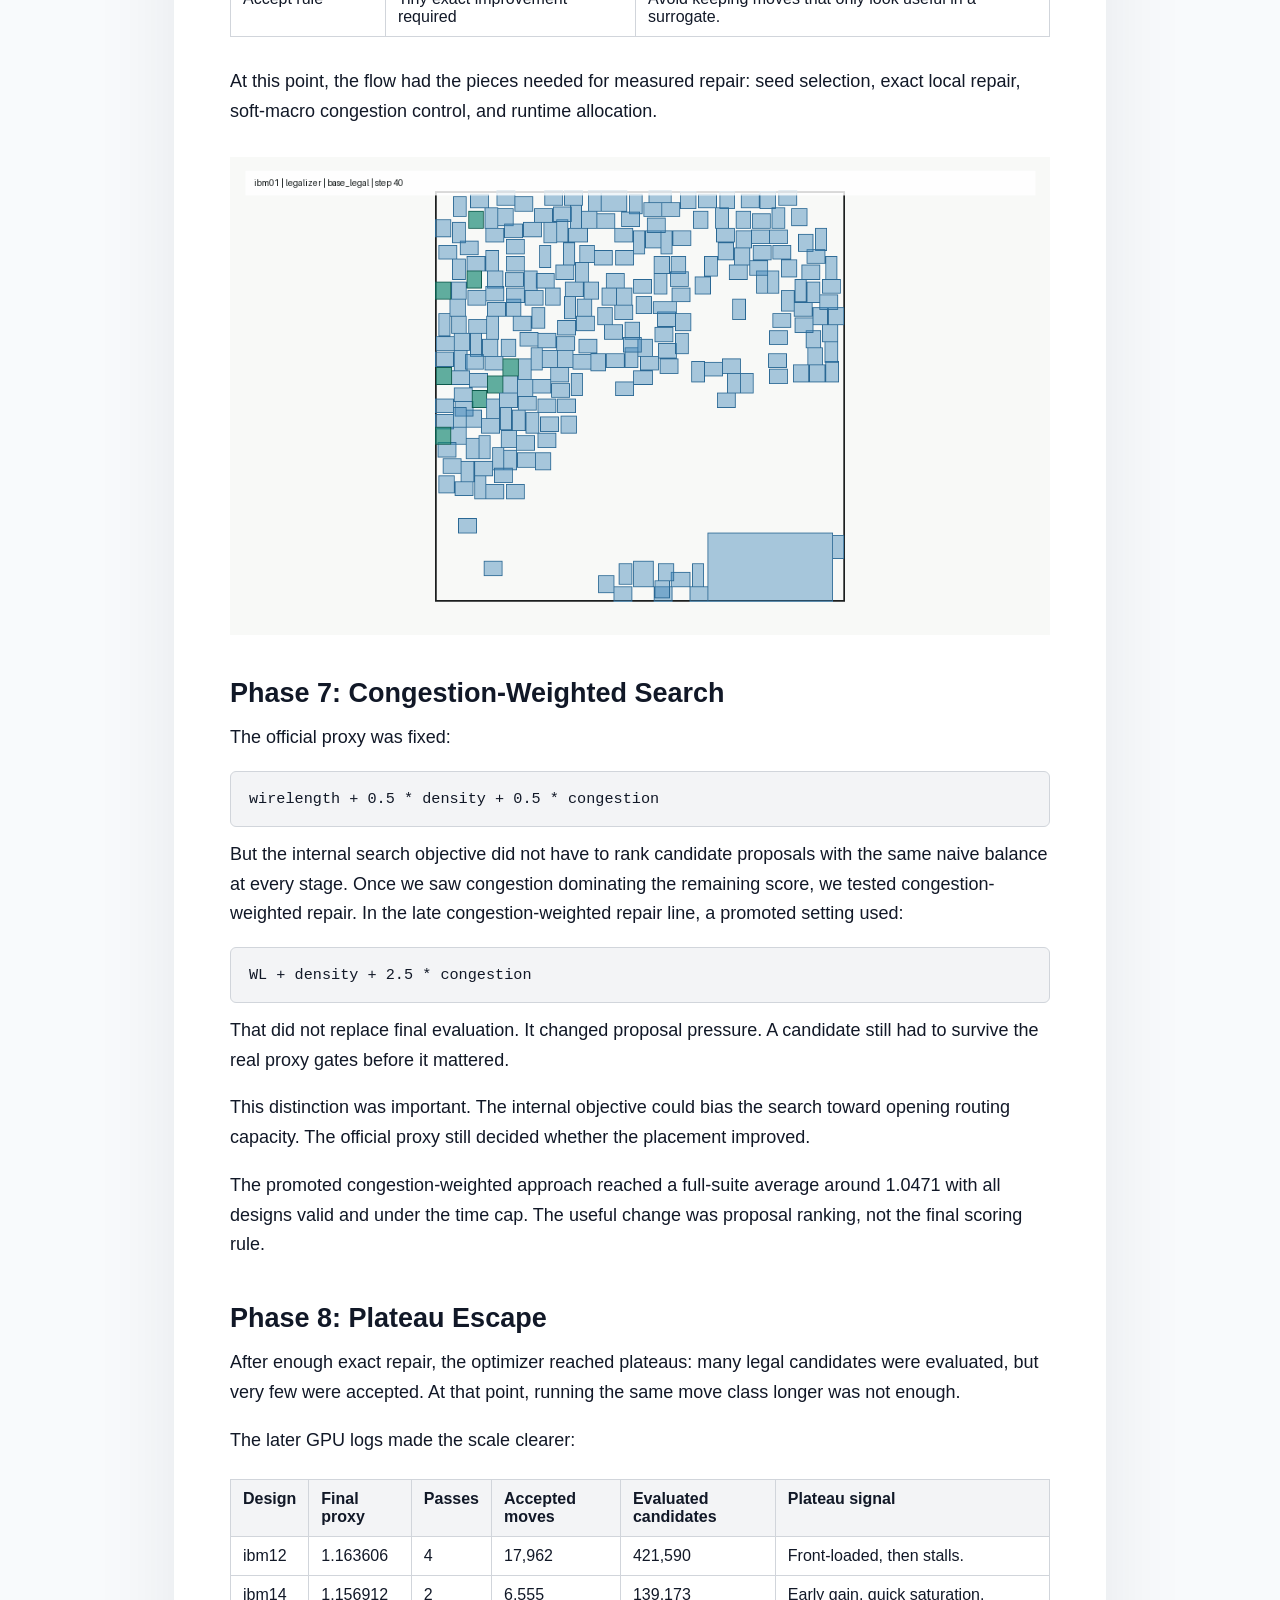
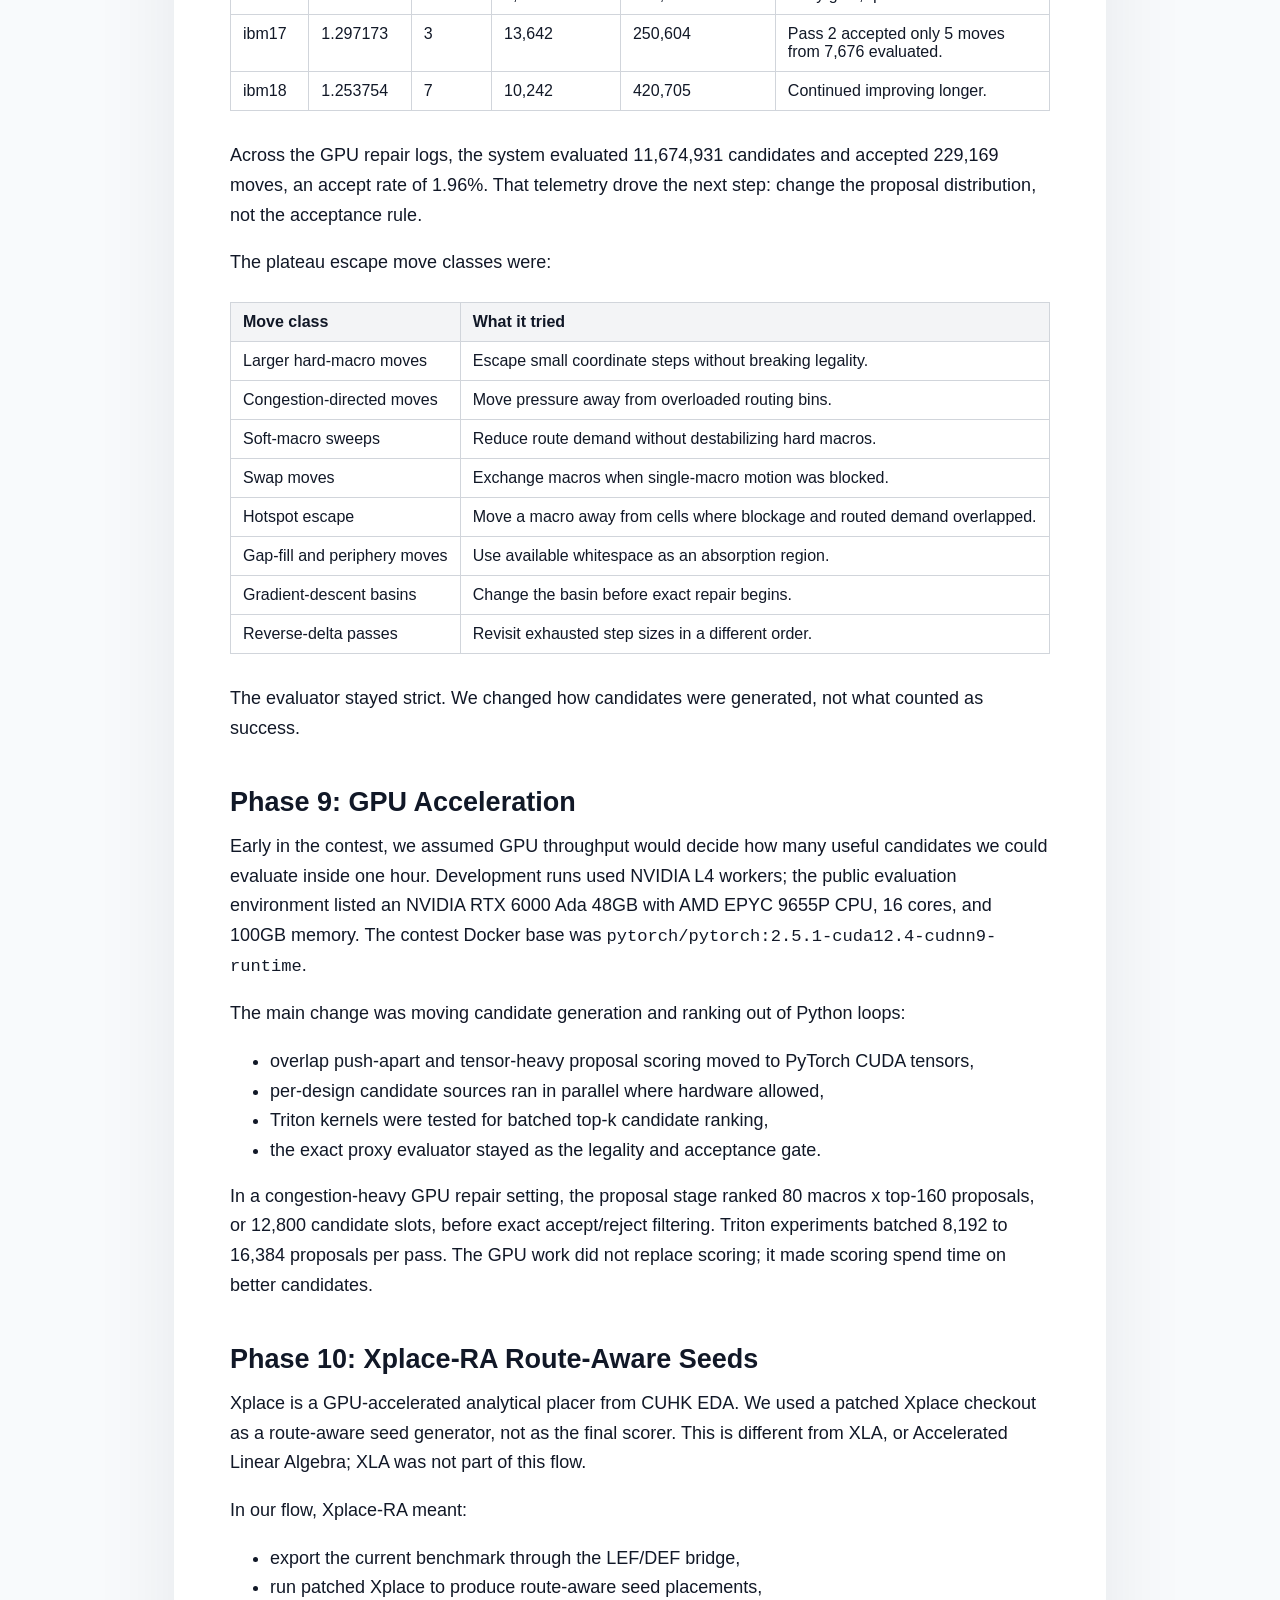
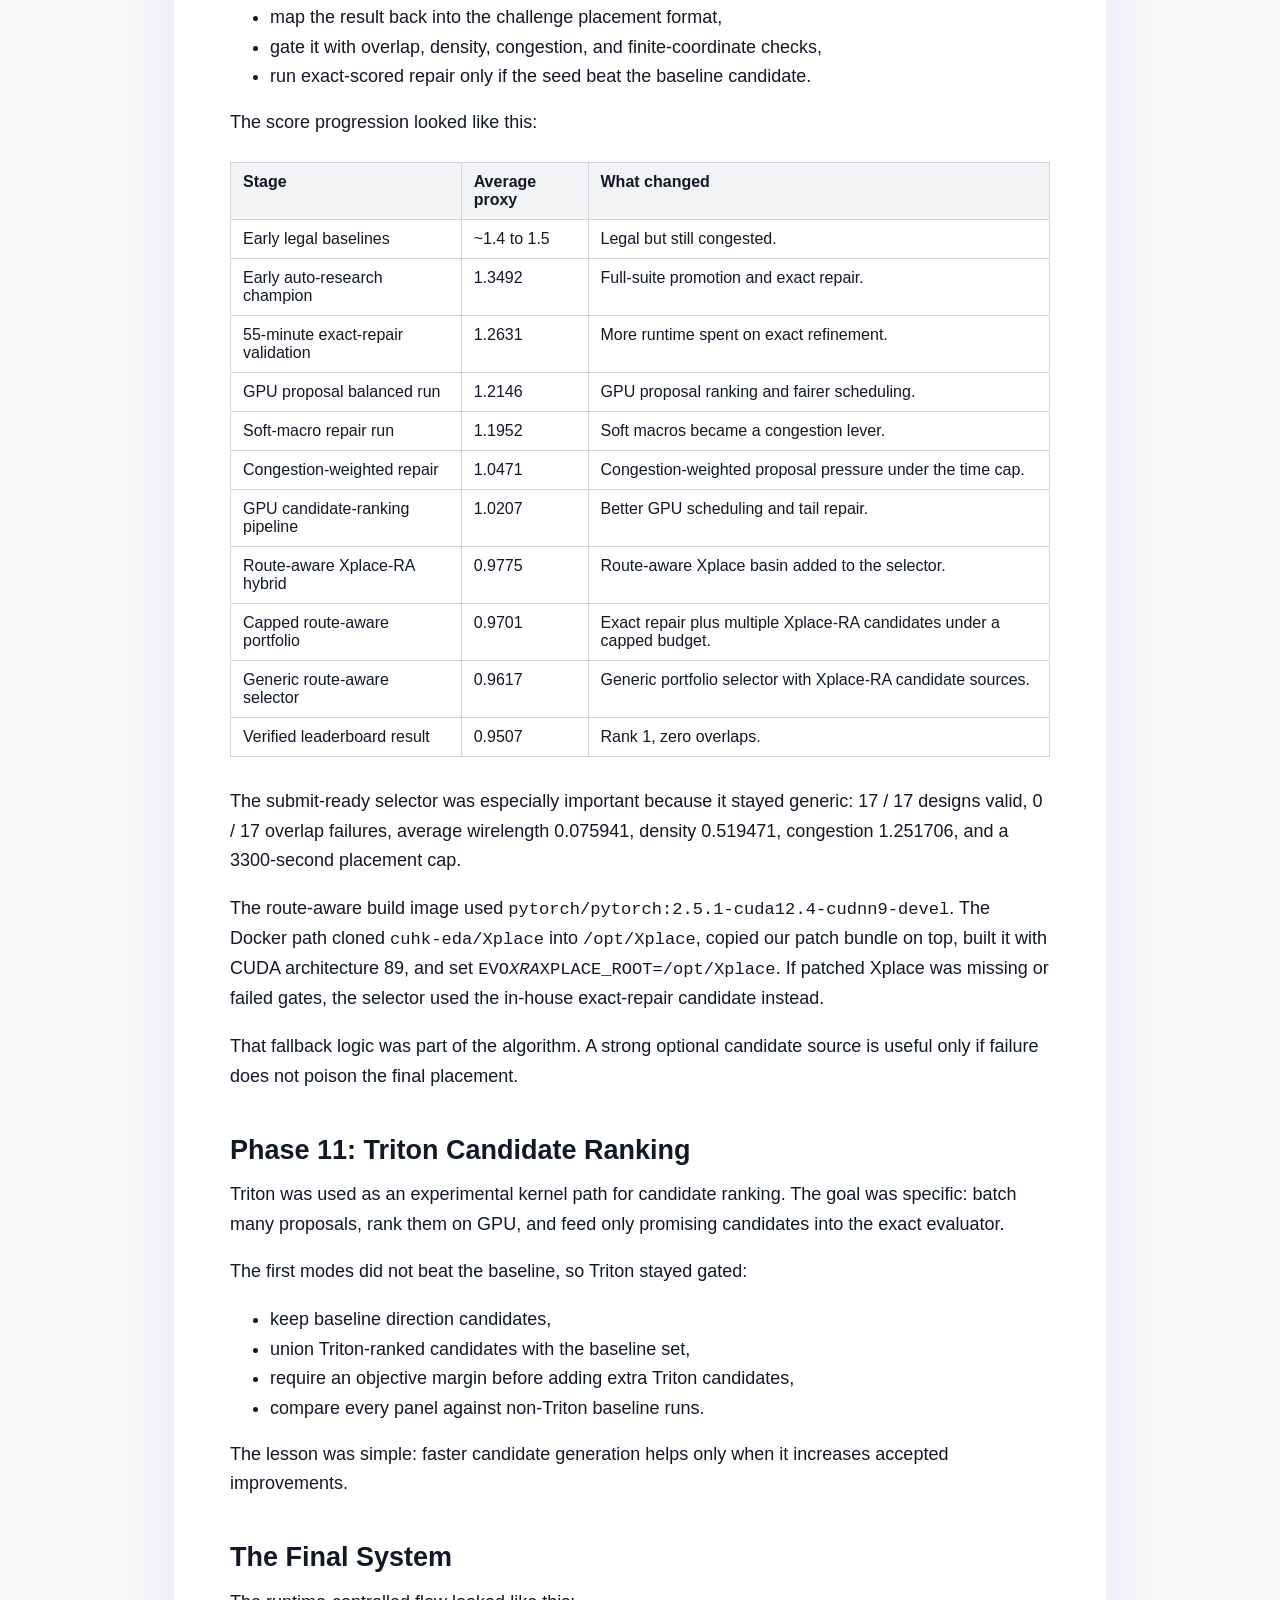
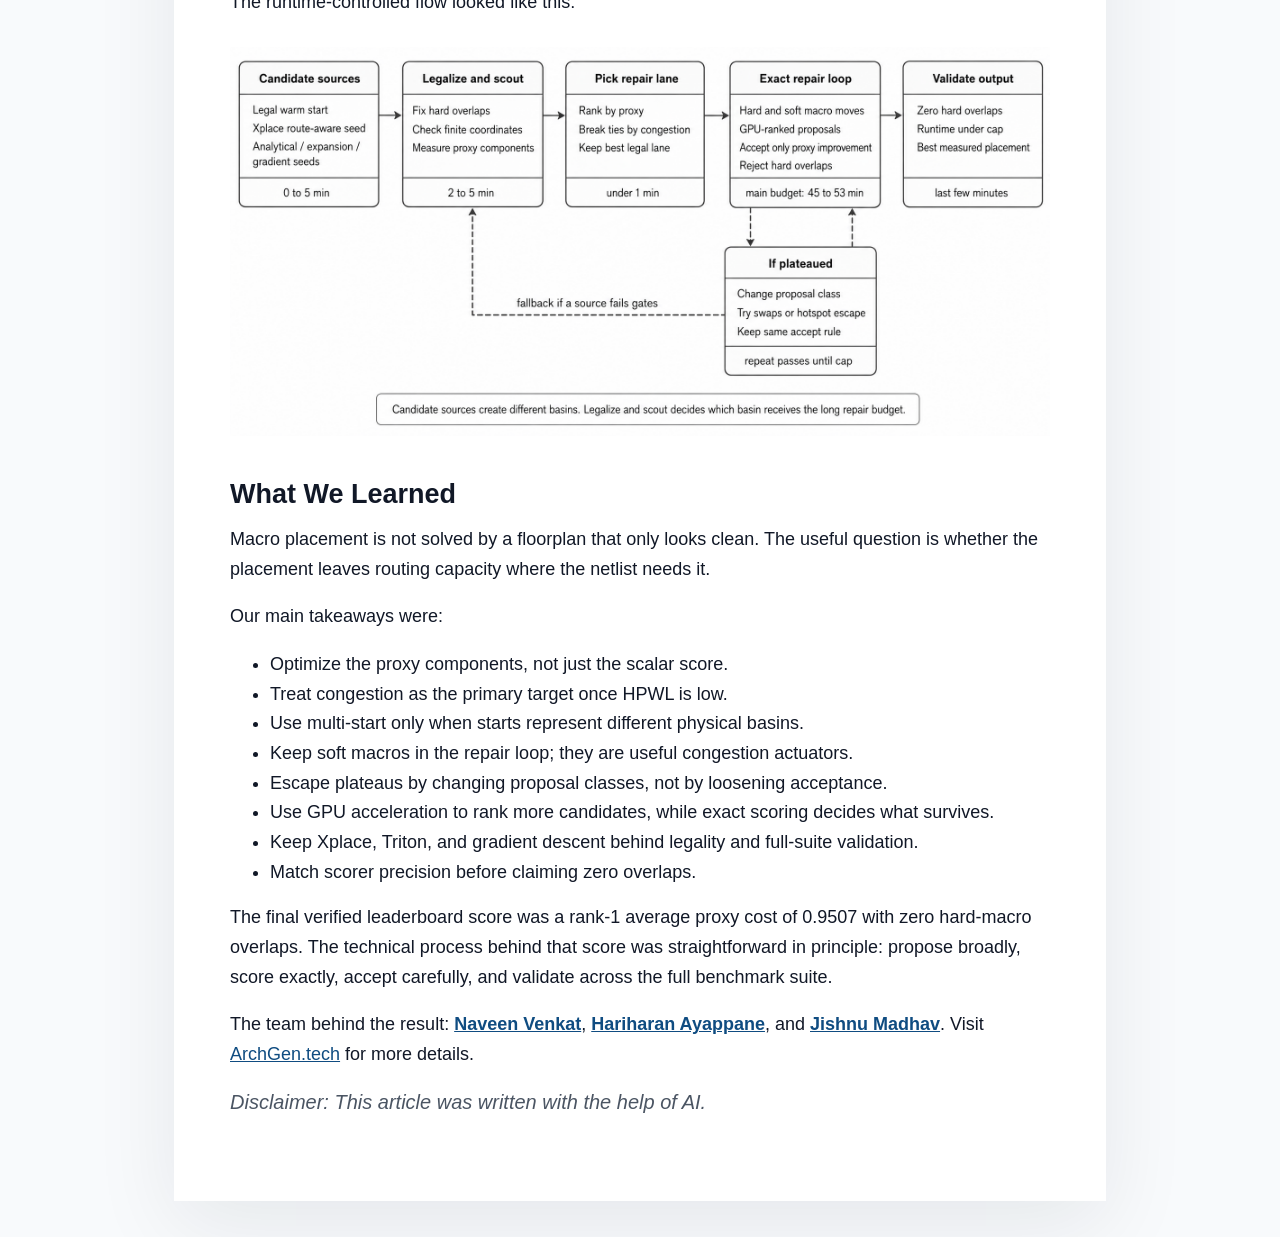
<file: substack_export.html>
<!doctype html>
<html lang="en">
  <head>
    <meta charset="utf-8" />
    <meta name="viewport" content="width=device-width, initial-scale=1" />
    <title>Substack Export</title>
    <style>
      :root {
        color-scheme: light;
        --text: #111827;
        --muted: #4b5563;
        --line: #d1d5db;
        --bg: #f8fafc;
        --panel: #ffffff;
      }

      body {
        margin: 0;
        background: var(--bg);
        color: var(--text);
        font-family: Arial, Helvetica, sans-serif;
      }

      .toolbar {
        position: sticky;
        top: 0;
        z-index: 5;
        display: flex;
        gap: 12px;
        align-items: center;
        justify-content: center;
        padding: 14px;
        background: rgba(248, 250, 252, 0.95);
        border-bottom: 1px solid var(--line);
        backdrop-filter: blur(8px);
      }

      button {
        border: 1px solid #111827;
        background: #111827;
        color: #ffffff;
        border-radius: 6px;
        padding: 10px 14px;
        font: 700 14px Arial, Helvetica, sans-serif;
        cursor: pointer;
      }

      .status {
        min-width: 260px;
        color: var(--muted);
        font-size: 14px;
      }

      #copy-source {
        max-width: 820px;
        margin: 36px auto;
        padding: 56px;
        background: var(--panel);
        box-shadow: 0 24px 80px rgba(15, 23, 42, 0.08);
      }

      h1 {
        margin: 0 0 10px;
        font-size: 42px;
        line-height: 1.08;
      }

      .subtitle {
        margin: 0 0 28px;
        color: var(--muted);
        font-size: 20px;
        line-height: 1.45;
        font-style: italic;
      }

      h2 {
        margin: 42px 0 14px;
        font-size: 27px;
        line-height: 1.2;
      }

      p, li {
        font-size: 18px;
        line-height: 1.65;
      }

      p {
        margin: 0 0 18px;
      }

      a {
        color: #0f4c81;
        text-decoration: underline;
      }

      img {
        display: block;
        max-width: 100%;
        height: auto;
        margin: 28px auto;
      }

      figure {
        margin: 30px 0;
      }

      pre {
        overflow: auto;
        padding: 18px;
        background: #f3f4f6;
        border: 1px solid var(--line);
        border-radius: 6px;
      }

      code {
        font-family: Consolas, "Courier New", monospace;
        font-size: 0.95em;
      }

      table {
        width: 100%;
        border-collapse: collapse;
        margin: 24px 0 30px;
        font-size: 16px;
      }

      th, td {
        border: 1px solid var(--line);
        padding: 10px 12px;
        text-align: left;
        vertical-align: top;
      }

      th {
        background: #f3f4f6;
        font-weight: 700;
      }

      blockquote {
        margin: 24px 0;
        padding-left: 18px;
        border-left: 4px solid var(--line);
        color: var(--muted);
      }
    </style>
  </head>
  <body>
    <div class="toolbar">
      <button type="button" id="copy-button">Copy rich HTML for Substack</button>
      <span class="status" id="status">Loading article...</span>
    </div>
    <article id="copy-source"></article>

    <script>
      const markdownUrl = "article.md?v=linkedin-renderfix";
      const publicBase = "https://naveenvenk17.github.io/macroplacement-article/";

      function escapeHtml(value) {
        return value
          .replaceAll("&", "&amp;")
          .replaceAll("<", "&lt;")
          .replaceAll(">", "&gt;");
      }

      function renderInline(value) {
        return escapeHtml(value)
          .replace(/`([^`]+)`/g, "<code>$1</code>")
          .replace(/\*\*([^*]+)\*\*/g, "<strong>$1</strong>")
          .replace(/_([^_]+)_/g, "<em>$1</em>")
          .replace(
            /\[([^\]]+)\]\((https?:\/\/[^)\s]+)\)/g,
            '<a href="$2">$1</a>'
          );
      }

      function imageSrc(src) {
        if (/^https?:\/\//.test(src)) return src;
        const normalized = src.replace(
          /^D:\/startup\/MP-contest\/docs\/substack_assets\//,
          "substack_assets/"
        );
        return new URL(normalized, publicBase).href;
      }

      function renderMarkdown(markdown) {
        const lines = markdown.split(/\r?\n/);
        const blocks = [];
        let index = 0;

        while (index < lines.length) {
          const line = lines[index];

          if (!line.trim()) {
            index += 1;
            continue;
          }

          if (line.startsWith("# ")) {
            blocks.push(`<h1>${renderInline(line.replace(/^#\s+/, "").trim())}</h1>`);
            index += 1;
            continue;
          }

          if (/^_.*_$/.test(line.trim())) {
            blocks.push(`<p class="subtitle">${renderInline(line.trim())}</p>`);
            index += 1;
            continue;
          }

          if (line.startsWith("## ")) {
            blocks.push(`<h2>${renderInline(line.replace(/^##\s+/, "").trim())}</h2>`);
            index += 1;
            continue;
          }

          if (line.startsWith("```")) {
            const codeLines = [];
            index += 1;
            while (index < lines.length && !lines[index].startsWith("```")) {
              codeLines.push(lines[index]);
              index += 1;
            }
            if (index < lines.length) index += 1;
            blocks.push(`<pre><code>${escapeHtml(codeLines.join("\n"))}</code></pre>`);
            continue;
          }

          if (/^!\[/.test(line)) {
            const match = line.match(/^!\[([^\]]*)\]\(([^)]+)\)/);
            if (match) {
              blocks.push(
                `<figure><img src="${imageSrc(match[2])}" alt="${escapeHtml(match[1])}" /></figure>`
              );
            }
            index += 1;
            continue;
          }

          if (
            line.includes("|") &&
            index + 1 < lines.length &&
            /^\s*\|?\s*:?-{3,}/.test(lines[index + 1])
          ) {
            const rows = [];
            while (index < lines.length && lines[index].includes("|") && lines[index].trim()) {
              rows.push(lines[index]);
              index += 1;
            }
            const cells = rows.map((row) =>
              row
                .trim()
                .replace(/^\|/, "")
                .replace(/\|$/, "")
                .split("|")
                .map((cell) => cell.trim())
            );
            const header = cells[0] || [];
            const body = cells.slice(2);
            blocks.push(
              `<table><thead><tr>${header
                .map((cell) => `<th>${renderInline(cell)}</th>`)
                .join("")}</tr></thead><tbody>${body
                .map(
                  (row) =>
                    `<tr>${row
                      .map((cell) => `<td>${renderInline(cell)}</td>`)
                      .join("")}</tr>`
                )
                .join("")}</tbody></table>`
            );
            continue;
          }

          if (/^-\s+/.test(line)) {
            const items = [];
            while (index < lines.length && /^-\s+/.test(lines[index])) {
              items.push(lines[index].replace(/^-\s+/, "").trim());
              index += 1;
            }
            blocks.push(`<ul>${items.map((item) => `<li>${renderInline(item)}</li>`).join("")}</ul>`);
            continue;
          }

          if (/^\d+\.\s+/.test(line)) {
            const items = [];
            while (index < lines.length && /^\d+\.\s+/.test(lines[index])) {
              items.push(lines[index].replace(/^\d+\.\s+/, "").trim());
              index += 1;
            }
            blocks.push(`<ol>${items.map((item) => `<li>${renderInline(item)}</li>`).join("")}</ol>`);
            continue;
          }

          const paragraph = [];
          while (
            index < lines.length &&
            lines[index].trim() &&
            !lines[index].startsWith("# ") &&
            !lines[index].startsWith("## ") &&
            !lines[index].startsWith("```") &&
            !/^!\[/.test(lines[index]) &&
            !/^-\s+/.test(lines[index]) &&
            !/^\d+\.\s+/.test(lines[index]) &&
            !(
              lines[index].includes("|") &&
              index + 1 < lines.length &&
              /^\s*\|?\s*:?-{3,}/.test(lines[index + 1])
            )
          ) {
            paragraph.push(lines[index].trim());
            index += 1;
          }
          blocks.push(`<p>${renderInline(paragraph.join(" "))}</p>`);
        }

        return blocks.join("\n");
      }

      function plainTextFromHtml(element) {
        return element.innerText.replace(/\n{3,}/g, "\n\n").trim();
      }

      async function copyRichHtml() {
        const article = document.getElementById("copy-source");
        const html = article.innerHTML;
        const text = plainTextFromHtml(article);

        if (navigator.clipboard && window.ClipboardItem) {
          const item = new ClipboardItem({
            "text/html": new Blob([html], { type: "text/html" }),
            "text/plain": new Blob([text], { type: "text/plain" }),
          });
          await navigator.clipboard.write([item]);
        } else {
          const range = document.createRange();
          range.selectNodeContents(article);
          const selection = window.getSelection();
          selection.removeAllRanges();
          selection.addRange(range);
          document.execCommand("copy");
          selection.removeAllRanges();
        }

        document.getElementById("status").textContent = "Copied. Paste into Substack editor.";
      }

      fetch(markdownUrl)
        .then((response) => {
          if (!response.ok) throw new Error("Could not load article.md");
          return response.text();
        })
        .then((markdown) => {
          document.getElementById("copy-source").innerHTML = renderMarkdown(markdown);
          document.getElementById("status").textContent = "Ready.";
        })
        .catch((error) => {
          document.getElementById("status").textContent = error.message;
        });

      document.getElementById("copy-button").addEventListener("click", copyRichHtml);
    </script>
  </body>
</html>
</file>
<file: styles.css>
:root {
  --bg: #f6f7f3;
  --text: #182022;
  --muted: #566064;
  --line: #d5d9d4;
  --panel: #ffffff;
  --soft: #edf3f1;
  --accent: #0f766e;
  --code: #f0eee8;
}

* {
  box-sizing: border-box;
}

html {
  scroll-behavior: smooth;
}

body {
  margin: 0;
  background: var(--bg);
  color: var(--text);
  font-family:
    Inter,
    ui-sans-serif,
    system-ui,
    -apple-system,
    BlinkMacSystemFont,
    "Segoe UI",
    sans-serif;
  line-height: 1.62;
}

.page {
  width: min(980px, calc(100% - 36px));
  margin: 0 auto;
  padding: 42px 0 72px;
}

.article-header {
  padding-bottom: 22px;
  border-bottom: 1px solid var(--line);
}

.label {
  margin: 0 0 10px;
  color: var(--accent);
  font-size: 0.82rem;
  font-weight: 800;
  letter-spacing: 0;
  text-transform: uppercase;
}

h1,
h2,
h3 {
  margin: 0;
  letter-spacing: 0;
  line-height: 1.16;
}

h1 {
  max-width: 820px;
  font-size: 3rem;
}

h2 {
  margin-bottom: 14px;
  font-size: 1.9rem;
}

h3 {
  margin: 28px 0 8px;
  font-size: 1.22rem;
}

.subhead {
  max-width: 760px;
  margin: 18px 0 0;
  color: var(--muted);
  font-size: 1.08rem;
}

.lede {
  max-width: 760px;
  margin-top: 0;
  font-size: 1.42rem;
  font-weight: 760;
  line-height: 1.42;
}

.toc {
  position: sticky;
  top: 0;
  z-index: 2;
  display: flex;
  gap: 8px;
  flex-wrap: wrap;
  margin: 0 0 34px;
  padding: 14px 0;
  background: rgba(246, 247, 243, 0.96);
  border-bottom: 1px solid var(--line);
}

.toc a {
  display: inline-flex;
  min-height: 34px;
  align-items: center;
  padding: 5px 10px;
  border: 1px solid var(--line);
  border-radius: 6px;
  background: var(--panel);
  color: var(--text);
  font-size: 0.9rem;
  font-weight: 700;
  text-decoration: none;
}

.toc a:hover {
  border-color: var(--accent);
  color: var(--accent);
}

section {
  margin: 0 0 46px;
  padding-top: 8px;
}

p {
  max-width: 790px;
  margin: 14px 0 0;
  font-size: 1rem;
}

.disclaimer {
  color: var(--muted);
  font-size: 0.88rem;
  font-style: italic;
}

ul,
ol {
  max-width: 790px;
  margin: 14px 0 0;
  padding-left: 1.4rem;
}

li + li {
  margin-top: 6px;
}

figure {
  margin: 26px 0 0;
}

img {
  display: block;
  width: 100%;
  max-height: 650px;
  object-fit: contain;
  border: 1px solid var(--line);
  border-radius: 6px;
  background: var(--panel);
}

figcaption {
  max-width: 820px;
  margin-top: 8px;
  color: var(--muted);
  font-size: 0.9rem;
}

pre {
  max-width: 790px;
  margin: 18px 0 0;
  padding: 14px 16px;
  overflow-x: auto;
  border: 1px solid var(--line);
  border-radius: 6px;
  background: var(--code);
}

code {
  font-family:
    "Cascadia Code",
    Consolas,
    "Liberation Mono",
    monospace;
  font-size: 0.92em;
}

table {
  width: 100%;
  margin: 20px 0 0;
  border-collapse: collapse;
  background: var(--panel);
  border: 1px solid var(--line);
  font-size: 0.94rem;
}

th,
td {
  padding: 11px 12px;
  border-bottom: 1px solid var(--line);
  text-align: left;
  vertical-align: top;
}

th {
  background: var(--soft);
  font-size: 0.78rem;
  text-transform: uppercase;
}

tbody tr:last-child td {
  border-bottom: 0;
}

strong {
  font-weight: 800;
}

@media (max-width: 720px) {
  .page {
    width: min(100% - 24px, 680px);
    padding-top: 28px;
  }

  h1 {
    font-size: 2.15rem;
  }

  h2 {
    font-size: 1.55rem;
  }

  .toc {
    position: static;
    overflow-x: auto;
    flex-wrap: nowrap;
    padding-bottom: 12px;
  }

  .toc a {
    flex: 0 0 auto;
  }

  table {
    display: block;
    overflow-x: auto;
  }

  th,
  td {
    min-width: 150px;
  }
}
</file>
